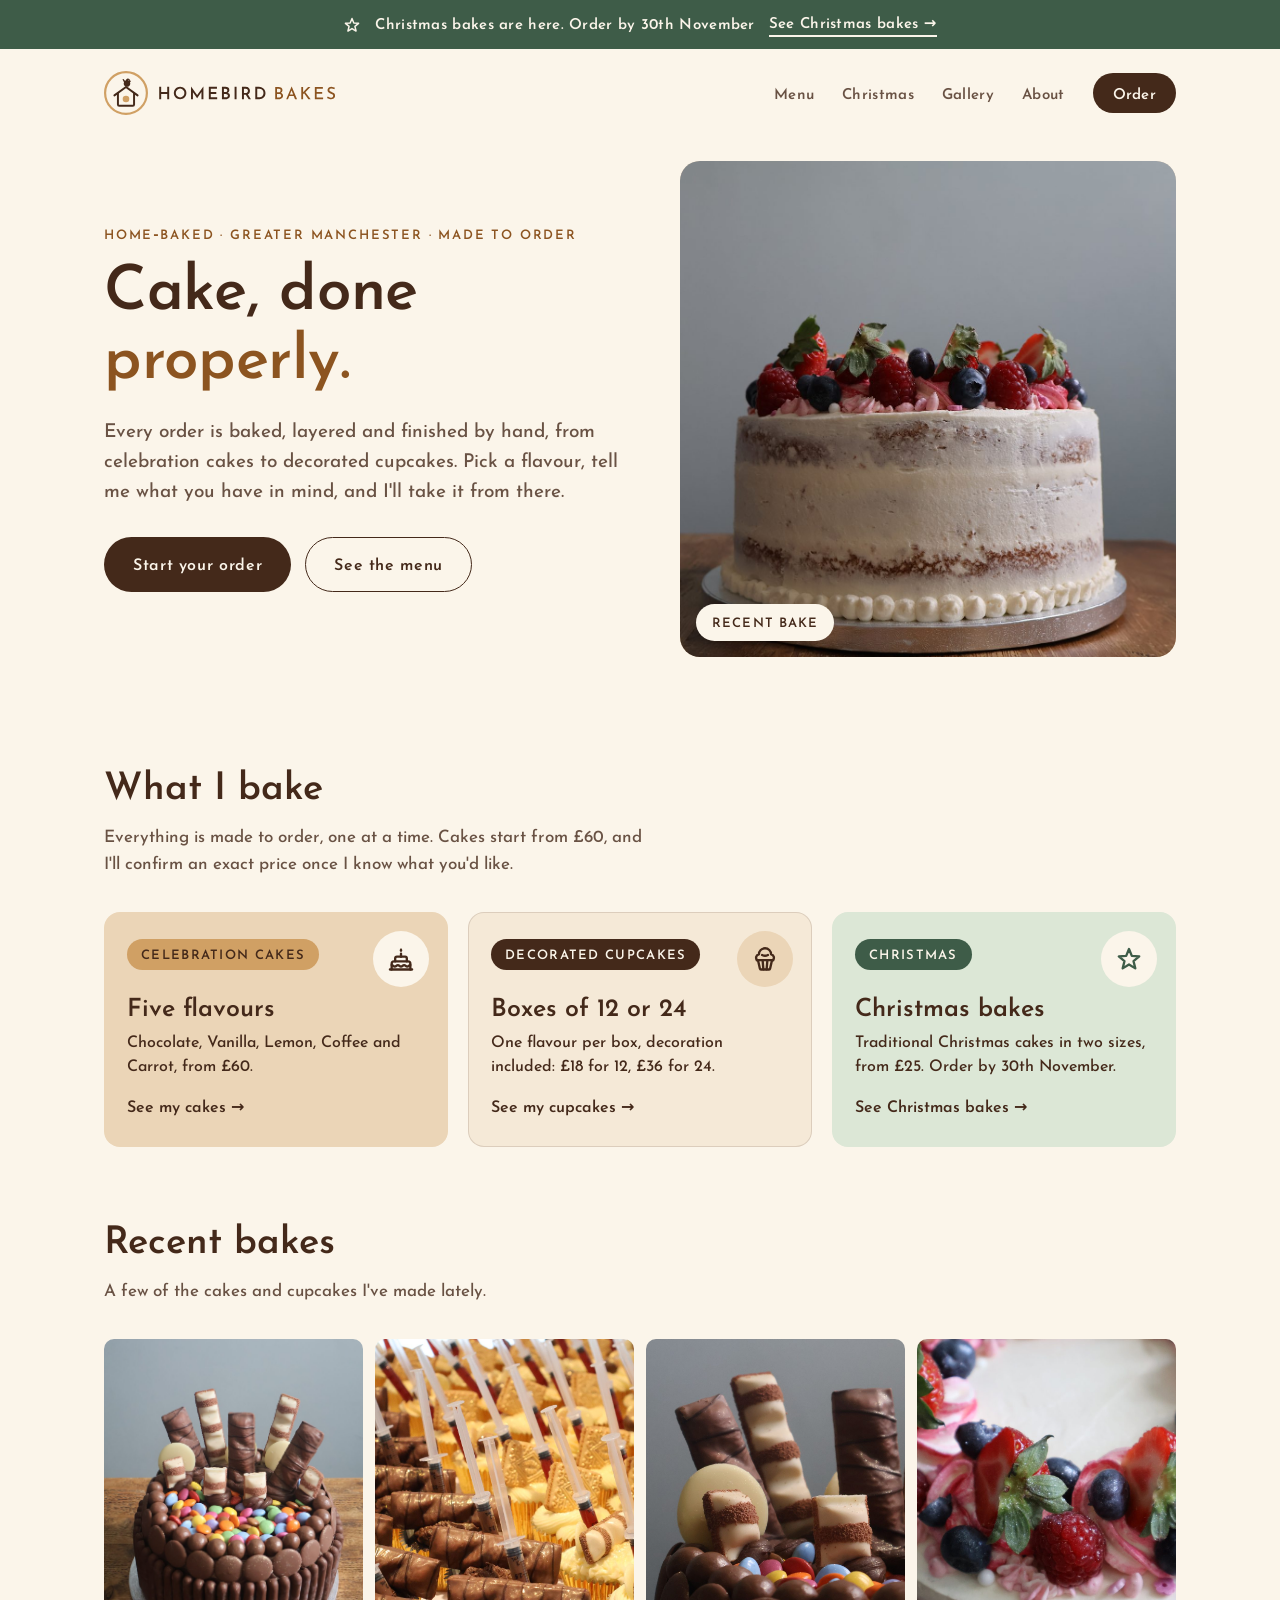
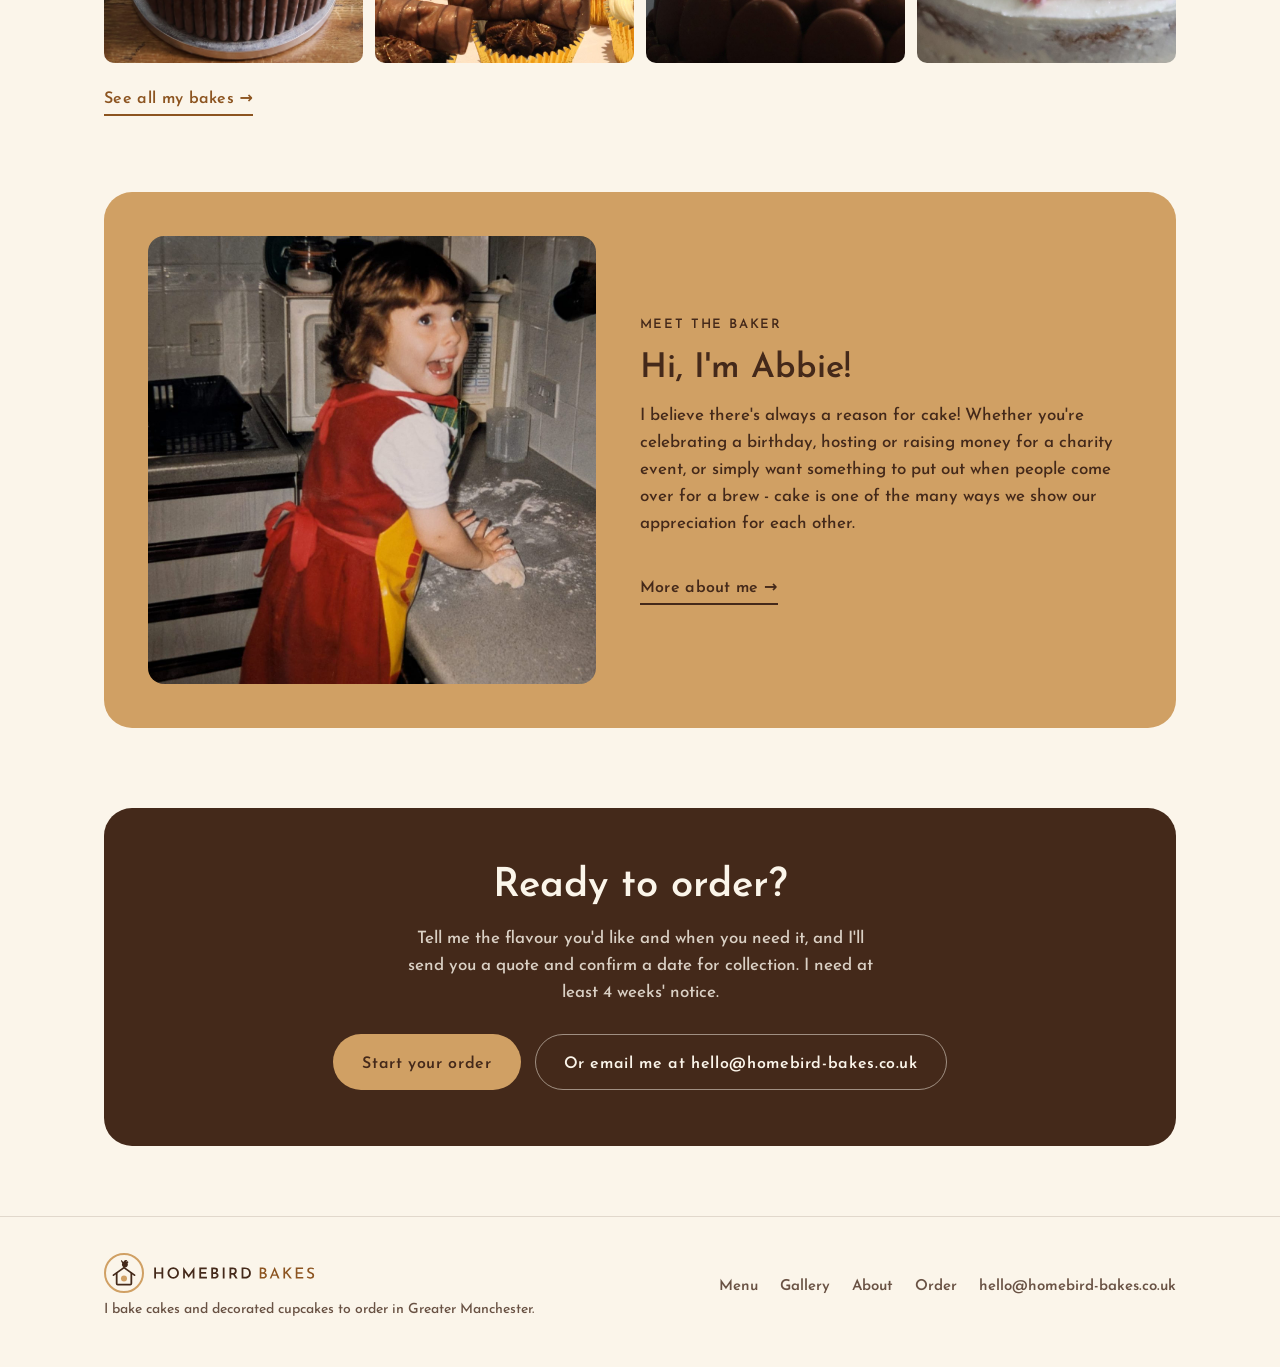
<file: index.html>
<!DOCTYPE html>
<html lang="en">
<head>
<meta charset="UTF-8">
<meta name="viewport" content="width=device-width, initial-scale=1.0">
<title>Homebird Bakes &mdash; cakes &amp; cupcakes, made to order</title>
<meta name="description" content="Home-baked celebration cakes and decorated cupcakes, made to order in Greater Manchester.">
<link rel="icon" href="favicon.svg" type="image/svg+xml">
<link rel="icon" href="favicon.ico" sizes="any">
<link rel="apple-touch-icon" href="apple-touch-icon.png">
<link rel="preconnect" href="https://fonts.googleapis.com">
<link rel="preconnect" href="https://fonts.gstatic.com" crossorigin>
<link href="https://fonts.googleapis.com/css2?family=Josefin+Sans:wght@500;600&display=swap" rel="stylesheet">
<link rel="stylesheet" href="css/style.css">
</head>
<body class="season-christmas">

<a class="season-ribbon" href="seasonal.html">
  <svg class="icon" viewBox="0 0 24 24" fill="none" stroke="currentColor" stroke-width="2" stroke-linecap="round" stroke-linejoin="round" aria-hidden="true"><path d="M12.00 3.40 L14.41 9.28 L20.75 9.76 L15.90 13.87 L17.41 20.04 L12.00 16.70 L6.59 20.04 L8.10 13.87 L3.25 9.76 L9.59 9.28Z"/></svg>
  <span>Christmas bakes are here. Order by 30th&nbsp;November</span>
  <span class="ribbon-link">See Christmas bakes &rarr;</span>
</a>

<header class="site">
  <div class="wrap nav-row">
    <a class="logo" href="index.html" aria-label="Homebird Bakes, home">
      <img src="images/logo/homebird-bakes_horizontal_light.svg" alt="Homebird Bakes" width="232" height="44">
    </a>
    <nav class="links" aria-label="Main">
      <a href="menu.html">Menu</a>
      <a href="seasonal.html" class="nav-season">Christmas</a>
      <a href="gallery.html">Gallery</a>
      <a href="about.html">About</a>
      <a href="order.html" class="nav-cta">Order</a>
    </nav>
  </div>
</header>

<main id="top">

  <section class="hero">
    <div class="wrap hero-grid">
      <div>
        <p class="eyebrow">Home&#8209;baked &middot; Greater Manchester &middot; Made to order</p>
        <h1>Cake, done <em>properly.</em></h1>
        <p class="lede">Every order is baked, layered and finished by hand, from celebration cakes to decorated cupcakes. Pick a flavour, tell me what you have in mind, and I'll take it from there.</p>
        <div class="cta-row">
          <a class="btn btn-primary" href="order.html">Start your order</a>
          <a class="btn btn-ghost" href="menu.html">See the menu</a>
        </div>
      </div>
      <div class="hero-photo">
        <img src="images/berry-cake-side.jpg" width="1600" height="1067" alt="Semi-naked sponge cake with vanilla buttercream, topped with strawberries, raspberries and blueberries, on a wooden table">
        <span class="tag">Recent bake</span>
      </div>
    </div>
  </section>

  <svg class="scallop" viewBox="0 0 1200 26" preserveAspectRatio="none" aria-hidden="true"><path d="M0,0 C25,26 75,26 100,0 C125,26 175,26 200,0 C225,26 275,26 300,0 C325,26 375,26 400,0 C425,26 475,26 500,0 C525,26 575,26 600,0 C625,26 675,26 700,0 C725,26 775,26 800,0 C825,26 875,26 900,0 C925,26 975,26 1000,0 C1025,26 1075,26 1100,0 C1125,26 1175,26 1200,0 L1200,26 L0,26 Z" fill="#F3D8DC"/></svg>

  <section class="highlights">
    <div class="wrap">
      <div class="menu-head">
        <h2>What I bake</h2>
        <p>Everything is made to order, one at a time. Cakes start from &pound;60, and I'll confirm an exact price once I know what you'd like.</p>
      </div>
      <div class="highlight-grid three">
        <a class="highlight hl-cakes" href="menu.html#cakes">
          <span class="hl-tag">Celebration cakes</span>
          <span class="hl-icon"><svg class="icon" viewBox="0 0 24 24" fill="none" stroke="currentColor" stroke-width="2" stroke-linecap="round" stroke-linejoin="round" aria-hidden="true"><path d="M2.5 21h19"/><path d="M4 21v-5a2 2 0 0 1 2-2h12a2 2 0 0 1 2 2v5"/><path d="M7 14v-2.5a1.5 1.5 0 0 1 1.5-1.5h7a1.5 1.5 0 0 1 1.5 1.5V14"/><path d="M4 17.2c1.33 0 1.33 1.3 2.67 1.3s1.33-1.3 2.66-1.3 1.34 1.3 2.67 1.3 1.33-1.3 2.67-1.3 1.33 1.3 2.66 1.3 1.34-1.3 2.67-1.3"/><path d="M12 10V7.5"/><path d="M12 2.6c1 1.1 1.4 2 .9 2.7a1.1 1.1 0 0 1-1.8 0c-.5-.7-.1-1.6.9-2.7z" fill="currentColor" stroke="none"/></svg></span>
          <div>
            <h3>Five flavours</h3>
            <p>Chocolate, Vanilla, Lemon, Coffee and Carrot, from &pound;60.</p>
            <p class="hl-link">See my cakes &rarr;</p>
          </div>
        </a>
        <a class="highlight hl-cupcakes" href="menu.html#cupcakes">
          <span class="hl-tag">Decorated cupcakes</span>
          <span class="hl-icon"><svg class="icon" viewBox="0 0 24 24" fill="none" stroke="currentColor" stroke-width="2" stroke-linecap="round" stroke-linejoin="round" aria-hidden="true"><path d="M6 13l1.6 7.2a1 1 0 0 0 1 .8h6.8a1 1 0 0 0 1-.8L18 13"/><path d="M10 13.5l.6 7.3M14 13.5l-.6 7.3"/><path d="M5 13h14"/><path d="M5.2 13A3 3 0 0 1 6.8 8a5.2 5.2 0 0 1 10.4 0 3 3 0 0 1 1.6 5"/><path d="M9.5 8.6c1.6.8 3.4.8 5 0"/></svg></span>
          <div>
            <h3>Boxes of 12 or 24</h3>
            <p>One flavour per box, decoration included: &pound;18 for 12, &pound;36 for 24.</p>
            <p class="hl-link">See my cupcakes &rarr;</p>
          </div>
        </a>
        <a class="highlight hl-season" href="seasonal.html">
          <span class="hl-tag">Christmas</span>
          <span class="hl-icon"><svg class="icon" viewBox="0 0 24 24" fill="none" stroke="currentColor" stroke-width="2" stroke-linecap="round" stroke-linejoin="round" aria-hidden="true"><path d="M12.00 3.40 L14.41 9.28 L20.75 9.76 L15.90 13.87 L17.41 20.04 L12.00 16.70 L6.59 20.04 L8.10 13.87 L3.25 9.76 L9.59 9.28Z"/></svg></span>
          <div>
            <h3>Christmas bakes</h3>
            <p>Traditional Christmas cakes in two sizes, from &pound;25. Order by 30th&nbsp;November.</p>
            <p class="hl-link">See Christmas bakes &rarr;</p>
          </div>
        </a>
      </div>
    </div>
  </section>

  <svg class="scallop" viewBox="0 0 1200 26" preserveAspectRatio="none" aria-hidden="true"><path d="M0,0 C25,26 75,26 100,0 C125,26 175,26 200,0 C225,26 275,26 300,0 C325,26 375,26 400,0 C425,26 475,26 500,0 C525,26 575,26 600,0 C625,26 675,26 700,0 C725,26 775,26 800,0 C825,26 875,26 900,0 C925,26 975,26 1000,0 C1025,26 1075,26 1100,0 C1125,26 1175,26 1200,0 L1200,26 L0,26 Z" fill="#DCE7D6"/></svg>

  <section class="teaser">
    <div class="wrap">
      <div class="menu-head">
        <h2>Recent bakes</h2>
        <p>A few of the cakes and cupcakes I've made lately.</p>
      </div>
      <div class="teaser-grid">
        <a href="gallery.html"><img src="images/kinder-smarties-cake.jpg" width="1067" height="1600" alt="Chocolate cake ringed with chocolate fingers and buttons, filled with Smarties and topped with Kinder bars" loading="lazy" decoding="async"></a>
        <a href="gallery.html"><img src="images/syringe-cupcakes-tray.jpg" width="1600" height="1067" alt="Rows of gold-cased cupcakes topped with chocolate bars and toy syringes of red sauce" loading="lazy" decoding="async"></a>
        <a href="gallery.html"><img src="images/kinder-smarties-detail.jpg" width="1400" height="1260" alt="Close-up of Kinder bars and white chocolate buttons standing in a ring of chocolate buttons filled with Smarties" loading="lazy" decoding="async"></a>
        <a href="gallery.html"><img src="images/berry-cake-detail.jpg" width="1600" height="1067" alt="Close-up of fresh strawberries, raspberries and blueberries on pink buttercream swirls" loading="lazy" decoding="async"></a>
      </div>
      <a class="section-link" href="gallery.html">See all my bakes &rarr;</a>
    </div>
  </section>

  <section class="about-teaser">
    <div class="wrap">
      <div class="about-teaser-grid">
        <img class="baker-photo" src="images/childhood-kneading.jpg" width="1200" height="1200" alt="Abbie as a little girl in a red apron, grinning over her shoulder while kneading dough on a floury worktop" loading="lazy" decoding="async">
        <div>
          <p class="eyebrow">Meet the baker</p>
          <h2>Hi, I'm Abbie!</h2>
          <p>I believe there's always a reason for cake! Whether you're celebrating a birthday, hosting or raising money for a charity event, or simply want something to put out when people come over for a brew - cake is one of the many ways we show our appreciation for each other.</p>
          <a class="section-link" href="about.html">More about me &rarr;</a>
        </div>
      </div>
    </div>
  </section>

  <section class="cta-block" id="order">
    <div class="wrap">
      <div class="cta-panel">
        <h2>Ready to order?</h2>
        <p>Tell me the flavour you'd like and when you need it, and I'll send you a quote and confirm a date for collection. I need at least 4 weeks' notice.</p>
        <div class="cta-row">
          <a class="btn btn-primary" href="order.html">Start your order</a>
          <a class="btn btn-ghost" href="mailto:hello@homebird-bakes.co.uk"><span>Or email me<span class="email-at"> at <span class="email-addr">hello@homebird-bakes.co.uk</span></span></span></a>
        </div>
      </div>
    </div>
  </section>

</main>

<footer class="site">
  <div class="wrap footer-row">
    <div class="footer-brand">
      <img class="footer-logo" src="images/logo/homebird-bakes_horizontal_light.svg" alt="Homebird Bakes" width="211" height="40">
      <p>I bake cakes and decorated cupcakes to order in Greater Manchester.</p>
    </div>
    <nav class="footer-links" aria-label="Footer">
      <a href="menu.html">Menu</a>
      <a href="gallery.html">Gallery</a>
      <a href="about.html">About</a>
      <a href="order.html">Order</a>
      <a href="mailto:hello@homebird-bakes.co.uk"><span class="email-addr">hello@homebird-bakes.co.uk</span></a>
    </nav>
  </div>
</footer>

</body>
</html>
</file>
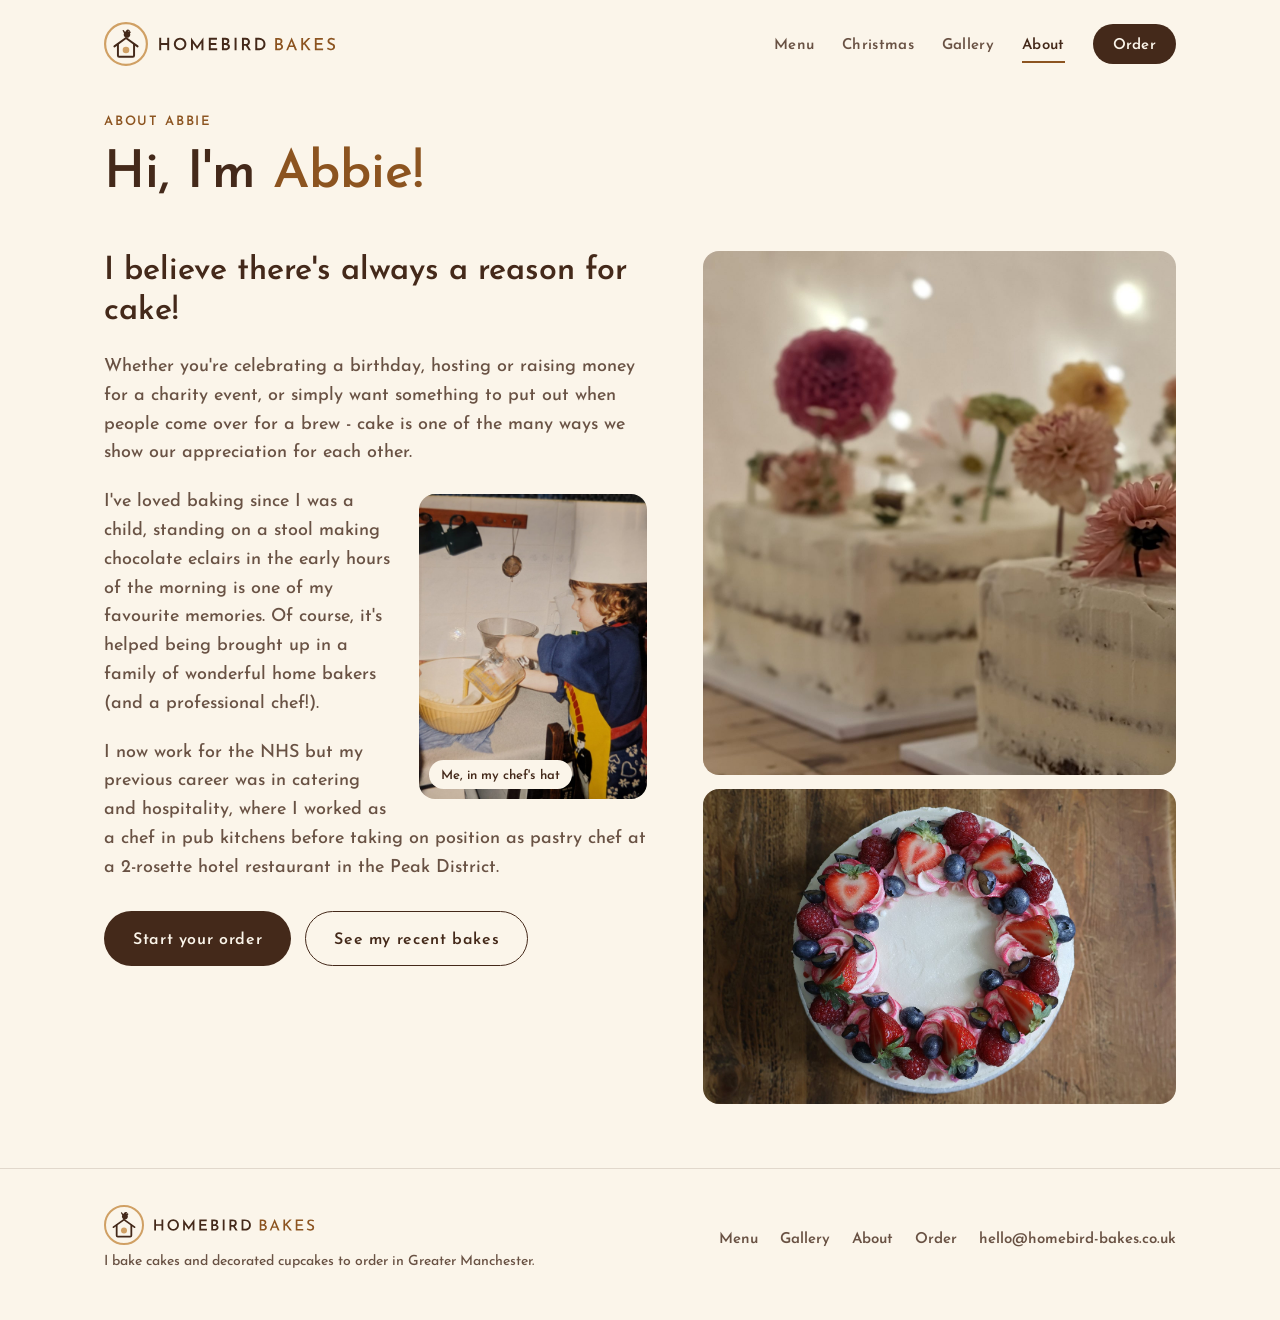
<file: about.html>
<!DOCTYPE html>
<html lang="en">
<head>
<meta charset="UTF-8">
<meta name="viewport" content="width=device-width, initial-scale=1.0">
<title>About Abbie &mdash; Homebird Bakes</title>
<meta name="description" content="Hi, I'm Abbie: a home baker and former pastry chef, baking to order in Greater Manchester as Homebird Bakes.">
<link rel="canonical" href="https://homebird-bakes.co.uk/about">
<link rel="icon" href="favicon.svg" type="image/svg+xml">
<link rel="icon" href="favicon.ico" sizes="any">
<link rel="apple-touch-icon" href="apple-touch-icon.png">
<link rel="preconnect" href="https://fonts.googleapis.com">
<link rel="preconnect" href="https://fonts.gstatic.com" crossorigin>
<link href="https://fonts.googleapis.com/css2?family=Josefin+Sans:wght@500;600&display=swap" rel="stylesheet">
<link rel="stylesheet" href="css/style.css">
</head>
<body>

<header class="site">
  <div class="wrap nav-row">
    <a class="logo" href="index.html" aria-label="Homebird Bakes, home">
      <img src="images/logo/homebird-bakes_horizontal_light.svg" alt="Homebird Bakes" width="232" height="44">
    </a>
    <nav class="links" aria-label="Main">
      <a href="menu.html">Menu</a>
      <a href="seasonal.html" class="nav-season">Christmas</a>
      <a href="gallery.html">Gallery</a>
      <a href="about.html" aria-current="page">About</a>
      <a href="order.html" class="nav-cta">Order</a>
    </nav>
  </div>
</header>

<main id="top">

  <section class="page-hero">
    <div class="wrap">
      <p class="eyebrow">About Abbie</p>
      <h1>Hi, I'm <em>Abbie!</em></h1>
    </div>
  </section>

  <section>
    <div class="wrap about-grid">
      <div class="about-copy">
        <p class="pull">I believe there's always a reason for cake!</p>
        <p>Whether you're celebrating a birthday, hosting or raising money for a charity event, or simply want something to put out when people come over for a brew - cake is one of the many ways we show our appreciation for each other.</p>
        <figure class="about-snapshot">
          <img src="images/childhood-chefs-hat.jpg" width="1200" height="1600" alt="Abbie as a little girl in a paper chef's hat and apron, standing on a chair and pouring from a measuring jug into a yellow mixing bowl" loading="lazy" decoding="async">
          <figcaption>Me, in my chef's hat</figcaption>
        </figure>
        <p>I've loved baking since I was a child, standing on a stool making chocolate eclairs in the early hours of the morning is one of my favourite memories. Of course, it's helped being brought up in a family of wonderful home bakers (and a professional chef!).</p>
        <p>I now work for the NHS but my previous career was in catering and hospitality, where I worked as a chef in pub kitchens before taking on position as pastry chef at a 2-rosette hotel restaurant in the Peak District.</p>
      </div>
      <div class="about-photos">
        <img src="images/flower-cakes.jpg" width="1262" height="1400" alt="Two semi-naked sponge cakes topped with fresh dahlias and cosmos flowers" loading="lazy" decoding="async">
        <img src="images/berry-cake-top.jpg" width="1600" height="1067" alt="Overhead view of a cake topped with a ring of strawberries, raspberries, blueberries and pink piped buttercream" loading="lazy" decoding="async">
      </div>
      <div class="cta-row about-cta">
        <a class="btn btn-primary" href="order.html">Start your order</a>
        <a class="btn btn-ghost" href="gallery.html">See my recent bakes</a>
      </div>
    </div>
  </section>

</main>

<footer class="site">
  <div class="wrap footer-row">
    <div class="footer-brand">
      <img class="footer-logo" src="images/logo/homebird-bakes_horizontal_light.svg" alt="Homebird Bakes" width="211" height="40">
      <p>I bake cakes and decorated cupcakes to order in Greater Manchester.</p>
    </div>
    <nav class="footer-links" aria-label="Footer">
      <a href="menu.html">Menu</a>
      <a href="gallery.html">Gallery</a>
      <a href="about.html">About</a>
      <a href="order.html">Order</a>
      <a href="mailto:hello@homebird-bakes.co.uk"><span class="email-addr">hello@homebird-bakes.co.uk</span></a>
    </nav>
  </div>
</footer>

</body>
</html>
</file>
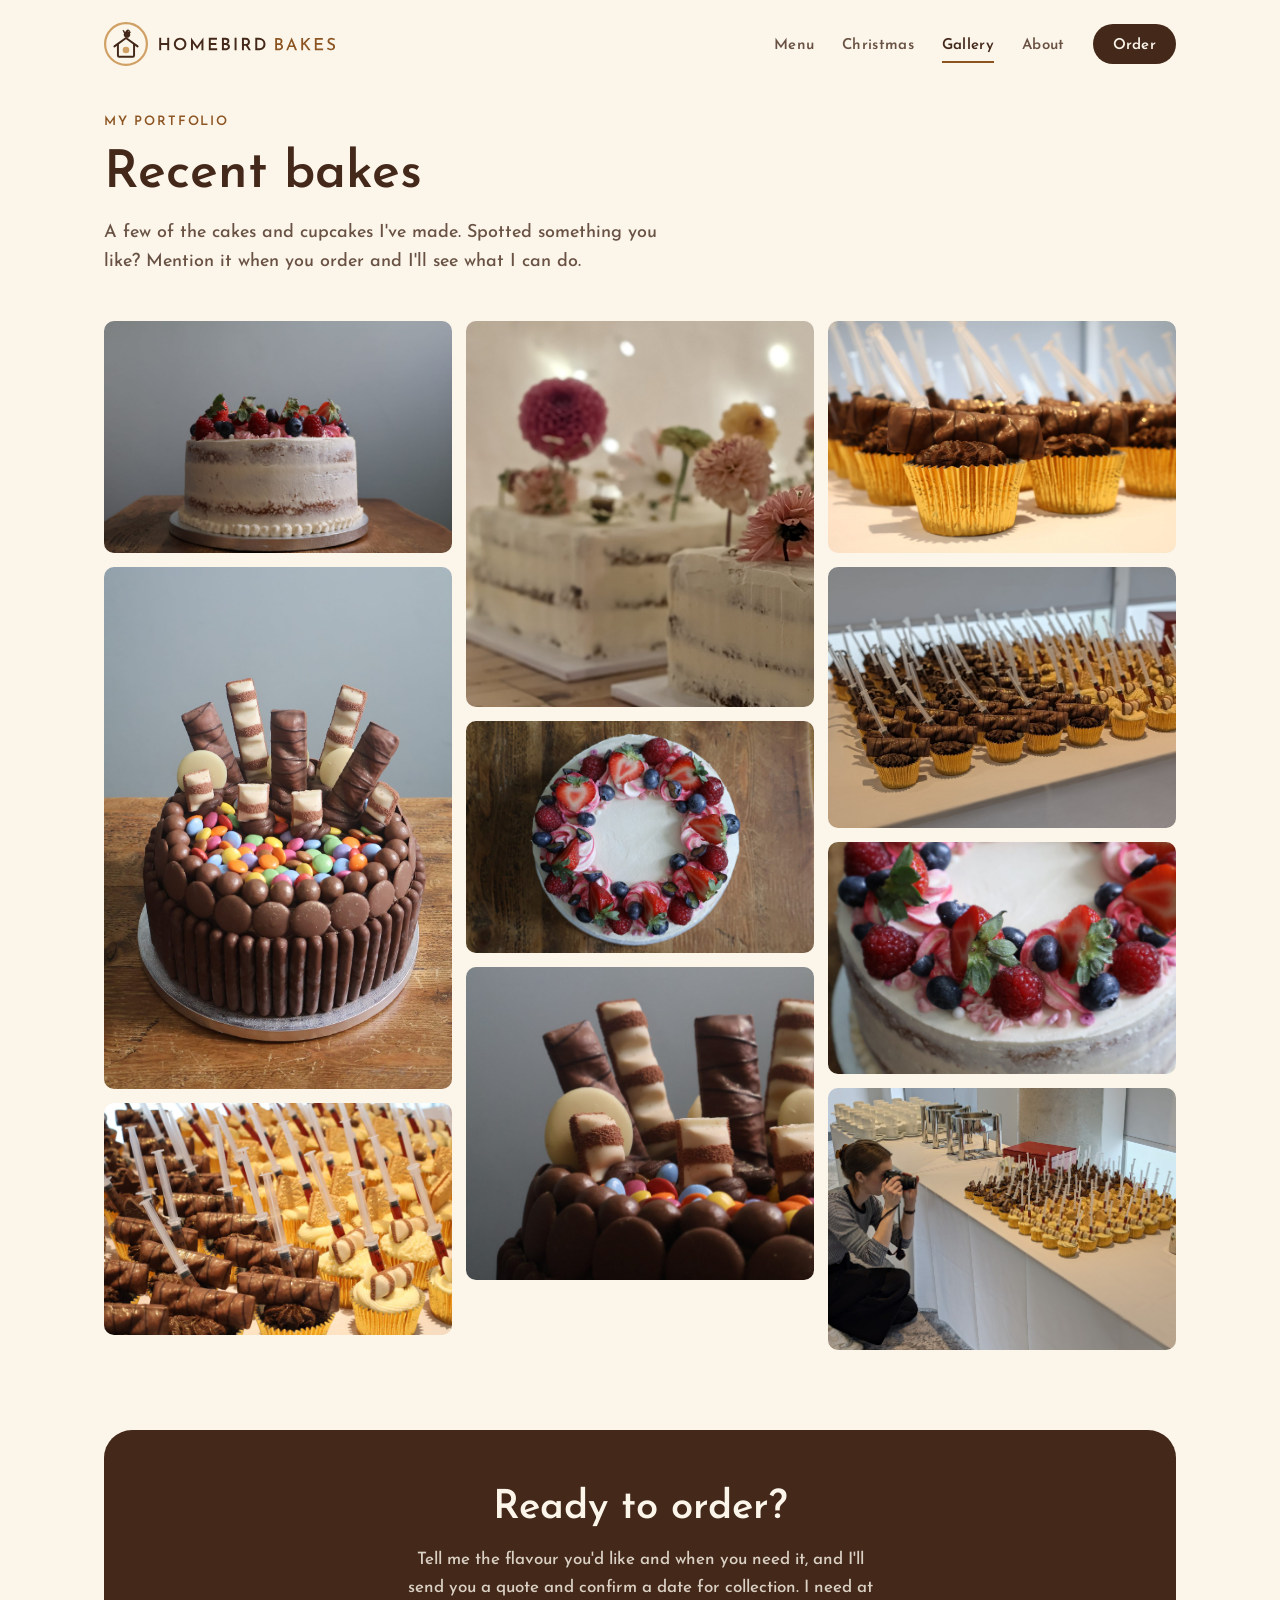
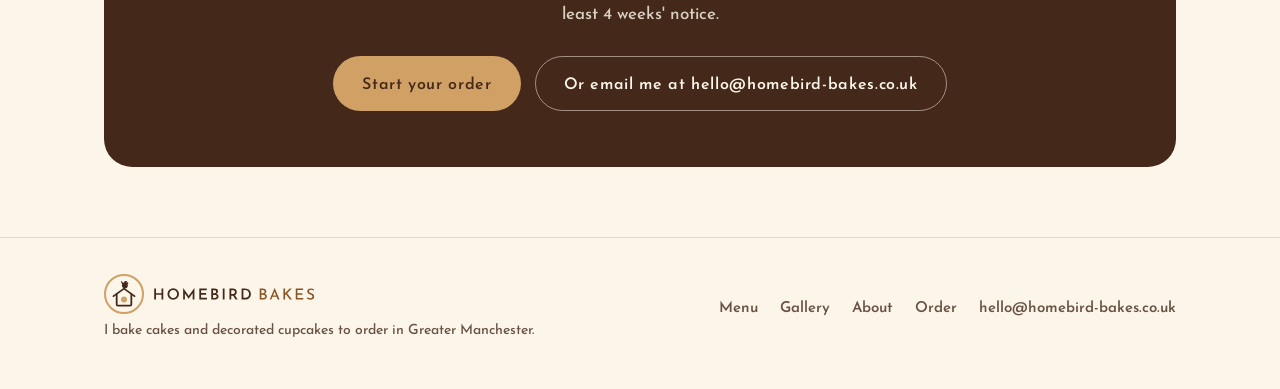
<file: gallery.html>
<!DOCTYPE html>
<html lang="en">
<head>
<meta charset="UTF-8">
<meta name="viewport" content="width=device-width, initial-scale=1.0">
<title>Recent bakes &mdash; Homebird Bakes</title>
<meta name="description" content="Photos of recent celebration cakes and cupcakes by Homebird Bakes, Greater Manchester.">
<link rel="canonical" href="https://homebird-bakes.co.uk/gallery">
<link rel="icon" href="favicon.svg" type="image/svg+xml">
<link rel="icon" href="favicon.ico" sizes="any">
<link rel="apple-touch-icon" href="apple-touch-icon.png">
<link rel="preconnect" href="https://fonts.googleapis.com">
<link rel="preconnect" href="https://fonts.gstatic.com" crossorigin>
<link href="https://fonts.googleapis.com/css2?family=Josefin+Sans:wght@500;600&display=swap" rel="stylesheet">
<link rel="stylesheet" href="css/style.css">
</head>
<body>

<header class="site">
  <div class="wrap nav-row">
    <a class="logo" href="index.html" aria-label="Homebird Bakes, home">
      <img src="images/logo/homebird-bakes_horizontal_light.svg" alt="Homebird Bakes" width="232" height="44">
    </a>
    <nav class="links" aria-label="Main">
      <a href="menu.html">Menu</a>
      <a href="seasonal.html" class="nav-season">Christmas</a>
      <a href="gallery.html" aria-current="page">Gallery</a>
      <a href="about.html">About</a>
      <a href="order.html" class="nav-cta">Order</a>
    </nav>
  </div>
</header>

<main id="top">

  <section class="page-hero">
    <div class="wrap">
      <p class="eyebrow">My portfolio</p>
      <h1>Recent bakes</h1>
      <p class="lede">A few of the cakes and cupcakes I've made. Spotted something you like? Mention it when you order and I'll see what I can do.</p>
    </div>
  </section>

  <section class="gallery">
    <div class="wrap">
      <div class="masonry">
      <figure><img src="images/berry-cake-side.jpg" width="1600" height="1067" alt="Semi-naked sponge cake with vanilla buttercream, topped with strawberries, raspberries and blueberries, on a wooden table" loading="lazy" decoding="async"></figure>
      <figure><img src="images/kinder-smarties-cake.jpg" width="1067" height="1600" alt="Chocolate cake ringed with chocolate fingers and buttons, filled with Smarties and topped with Kinder bars" loading="lazy" decoding="async"></figure>
      <figure><img src="images/syringe-cupcakes-tray.jpg" width="1600" height="1067" alt="Rows of gold-cased cupcakes topped with chocolate bars and toy syringes of red sauce" loading="lazy" decoding="async"></figure>
      <figure><img src="images/flower-cakes.jpg" width="1262" height="1400" alt="Two semi-naked sponge cakes topped with fresh dahlias and cosmos flowers" loading="lazy" decoding="async"></figure>
      <figure><img src="images/berry-cake-top.jpg" width="1600" height="1067" alt="Overhead view of a cake topped with a ring of strawberries, raspberries, blueberries and pink piped buttercream" loading="lazy" decoding="async"></figure>
      <figure><img src="images/kinder-smarties-detail.jpg" width="1400" height="1260" alt="Close-up of Kinder bars and white chocolate buttons standing in a ring of chocolate buttons filled with Smarties" loading="lazy" decoding="async"></figure>
      <figure><img src="images/syringe-cupcakes-close.jpg" width="1600" height="1067" alt="Close-up of a chocolate cupcake in a gold case with a chocolate bar and a syringe on top" loading="lazy" decoding="async"></figure>
      <figure><img src="images/syringe-cupcakes-display.jpg" width="1600" height="1202" alt="Display of novelty cupcakes with chocolate and vanilla buttercream, chocolate bars and syringes" loading="lazy" decoding="async"></figure>
      <figure><img src="images/berry-cake-detail.jpg" width="1600" height="1067" alt="Close-up of fresh strawberries, raspberries and blueberries on pink buttercream swirls" loading="lazy" decoding="async"></figure>
      <figure><img src="images/abbie-photographing-cupcakes.jpg" width="1418" height="1065" alt="Abbie crouching beside a long white-clothed table, photographing rows of cupcakes topped with chocolate bars and toy syringes" loading="lazy" decoding="async"></figure>
      </div>
    </div>
  </section>

  <section class="cta-block" id="order">
    <div class="wrap">
      <div class="cta-panel">
        <h2>Ready to order?</h2>
        <p>Tell me the flavour you'd like and when you need it, and I'll send you a quote and confirm a date for collection. I need at least 4 weeks' notice.</p>
        <div class="cta-row">
          <a class="btn btn-primary" href="order.html">Start your order</a>
          <a class="btn btn-ghost" href="mailto:hello@homebird-bakes.co.uk"><span>Or email me<span class="email-at"> at <span class="email-addr">hello@homebird-bakes.co.uk</span></span></span></a>
        </div>
      </div>
    </div>
  </section>

</main>

<footer class="site">
  <div class="wrap footer-row">
    <div class="footer-brand">
      <img class="footer-logo" src="images/logo/homebird-bakes_horizontal_light.svg" alt="Homebird Bakes" width="211" height="40">
      <p>I bake cakes and decorated cupcakes to order in Greater Manchester.</p>
    </div>
    <nav class="footer-links" aria-label="Footer">
      <a href="menu.html">Menu</a>
      <a href="gallery.html">Gallery</a>
      <a href="about.html">About</a>
      <a href="order.html">Order</a>
      <a href="mailto:hello@homebird-bakes.co.uk"><span class="email-addr">hello@homebird-bakes.co.uk</span></a>
    </nav>
  </div>
</footer>

</body>
</html>
</file>
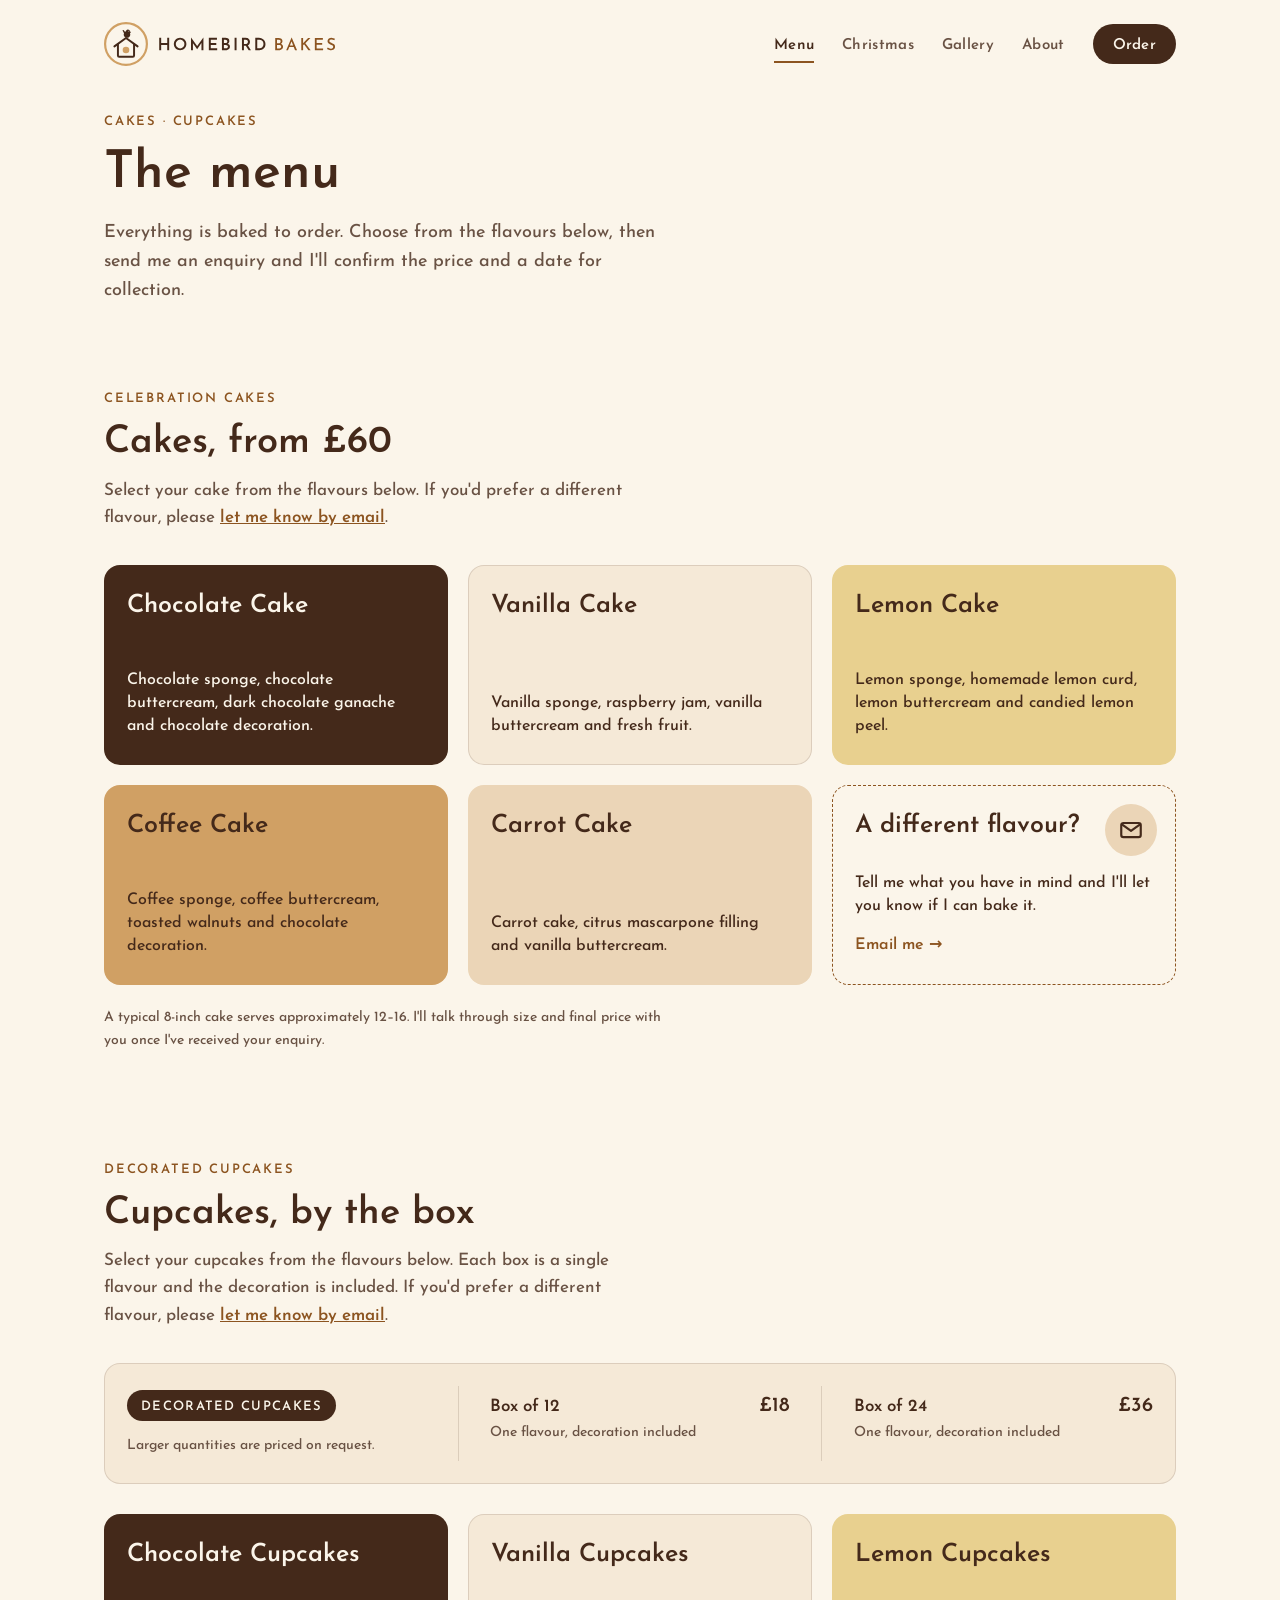
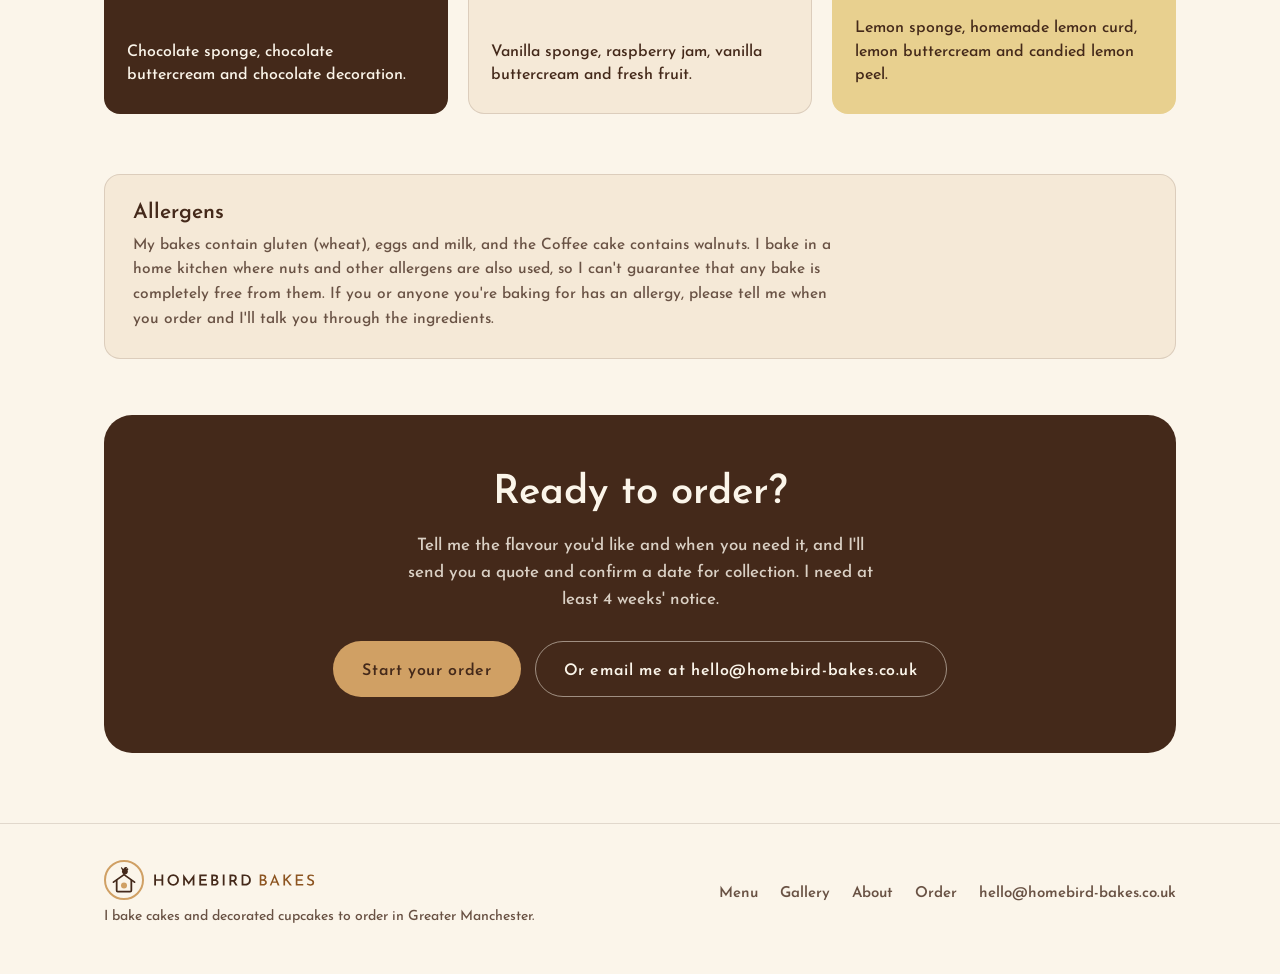
<file: menu.html>
<!DOCTYPE html>
<html lang="en">
<head>
<meta charset="UTF-8">
<meta name="viewport" content="width=device-width, initial-scale=1.0">
<title>Menu &mdash; Homebird Bakes</title>
<meta name="description" content="Cake and decorated cupcake flavours and prices from Homebird Bakes, home-baked to order in Greater Manchester.">
<link rel="canonical" href="https://homebird-bakes.co.uk/menu">
<link rel="icon" href="favicon.svg" type="image/svg+xml">
<link rel="icon" href="favicon.ico" sizes="any">
<link rel="apple-touch-icon" href="apple-touch-icon.png">
<link rel="preconnect" href="https://fonts.googleapis.com">
<link rel="preconnect" href="https://fonts.gstatic.com" crossorigin>
<link href="https://fonts.googleapis.com/css2?family=Josefin+Sans:wght@500;600&display=swap" rel="stylesheet">
<link rel="stylesheet" href="css/style.css">
</head>
<body>

<header class="site">
  <div class="wrap nav-row">
    <a class="logo" href="index.html" aria-label="Homebird Bakes, home">
      <img src="images/logo/homebird-bakes_horizontal_light.svg" alt="Homebird Bakes" width="232" height="44">
    </a>
    <nav class="links" aria-label="Main">
      <a href="menu.html" aria-current="page">Menu</a>
      <a href="seasonal.html" class="nav-season">Christmas</a>
      <a href="gallery.html">Gallery</a>
      <a href="about.html">About</a>
      <a href="order.html" class="nav-cta">Order</a>
    </nav>
  </div>
</header>

<main id="top">

  <section class="page-hero">
    <div class="wrap">
      <p class="eyebrow">Cakes &middot; Cupcakes</p>
      <h1>The menu</h1>
      <p class="lede">Everything is baked to order. Choose from the flavours below, then send me an enquiry and I'll confirm the price and a date for collection.</p>
    </div>
  </section>

  <section class="menu" id="cakes">
    <div class="wrap">
      <div class="menu-head">
        <p class="eyebrow">Celebration cakes</p>
        <h2>Cakes, from &pound;60</h2>
        <p>Select your cake from the flavours below. If you'd prefer a different flavour, please <a href="mailto:hello@homebird-bakes.co.uk">let me know by email</a>.</p>
      </div>
      <div class="flavour-grid">
        <div class="flavour-card f1">
          <h3 class="flavour-name">Chocolate Cake</h3>
          <p class="flavour-desc">Chocolate sponge, chocolate buttercream, dark chocolate ganache and chocolate decoration.</p>
        </div>
        <div class="flavour-card f2">
          <h3 class="flavour-name">Vanilla Cake</h3>
          <p class="flavour-desc">Vanilla sponge, raspberry jam, vanilla buttercream and fresh fruit.</p>
        </div>
        <div class="flavour-card f3">
          <h3 class="flavour-name">Lemon Cake</h3>
          <p class="flavour-desc">Lemon sponge, homemade lemon curd, lemon buttercream and candied lemon peel.</p>
        </div>
        <div class="flavour-card f4">
          <h3 class="flavour-name">Coffee Cake</h3>
          <p class="flavour-desc">Coffee sponge, coffee buttercream, toasted walnuts and chocolate decoration.</p>
        </div>
        <div class="flavour-card f5">
          <h3 class="flavour-name">Carrot Cake</h3>
          <p class="flavour-desc">Carrot cake, citrus mascarpone filling and vanilla buttercream.</p>
        </div>
        <a class="flavour-card f-ask" href="mailto:hello@homebird-bakes.co.uk?subject=Cake%20flavour%20request">
          <span class="ask-icon"><svg class="icon" viewBox="0 0 24 24" fill="none" stroke="currentColor" stroke-width="2" stroke-linecap="round" stroke-linejoin="round" aria-hidden="true"><path d="M5 5.5h14a2 2 0 0 1 2 2v9a2 2 0 0 1-2 2H5a2 2 0 0 1-2-2v-9a2 2 0 0 1 2-2z"/><path d="M3.6 6.8l8.4 6 8.4-6"/></svg></span>
          <h3 class="flavour-name">A different flavour?</h3>
          <div>
            <p class="flavour-desc">Tell me what you have in mind and I'll let you know if I can bake it.</p>
            <p class="ask-link">Email me &rarr;</p>
          </div>
        </a>
      </div>
      <p class="small-print">A typical 8-inch cake serves approximately 12&ndash;16. I'll talk through size and final price with you once I've received your enquiry.</p>
    </div>
  </section>

  <section class="menu" id="cupcakes">
    <div class="wrap">
      <div class="menu-head">
        <p class="eyebrow">Decorated cupcakes</p>
        <h2>Cupcakes, by the box</h2>
        <p>Select your cupcakes from the flavours below. Each box is a single flavour and the decoration is included. If you'd prefer a different flavour, please <a href="mailto:hello@homebird-bakes.co.uk">let me know by email</a>.</p>
      </div>
      <div class="menu-card cupcakes price-card">
        <span class="card-eyebrow">Decorated cupcakes</span>
        <div class="price-line">
          <div class="name">Box of 12<span>One flavour, decoration included</span></div>
          <div class="amount">&pound;18</div>
        </div>
        <div class="price-line">
          <div class="name">Box of 24<span>One flavour, decoration included</span></div>
          <div class="amount">&pound;36</div>
        </div>
        <div class="note">Larger quantities are priced on request.</div>
      </div>
      <div class="flavour-grid">
        <div class="flavour-card f1">
          <h3 class="flavour-name">Chocolate Cupcakes</h3>
          <p class="flavour-desc">Chocolate sponge, chocolate buttercream and chocolate decoration.</p>
        </div>
        <div class="flavour-card f2">
          <h3 class="flavour-name">Vanilla Cupcakes</h3>
          <p class="flavour-desc">Vanilla sponge, raspberry jam, vanilla buttercream and fresh fruit.</p>
        </div>
        <div class="flavour-card f3">
          <h3 class="flavour-name">Lemon Cupcakes</h3>
          <p class="flavour-desc">Lemon sponge, homemade lemon curd, lemon buttercream and candied lemon peel.</p>
        </div>
      </div>
    </div>
  </section>

  <section class="allergens" id="allergens">
    <div class="wrap">
      <div class="note-panel">
        <h3>Allergens</h3>
        <p>My bakes contain gluten (wheat), eggs and milk, and the Coffee cake contains walnuts. I bake in a home kitchen where nuts and other allergens are also used, so I can't guarantee that any bake is completely free from them. If you or anyone you're baking for has an allergy, please tell me when you order and I'll talk you through the ingredients.</p>
      </div>
    </div>
  </section>

  <section class="cta-block" id="order">
    <div class="wrap">
      <div class="cta-panel">
        <h2>Ready to order?</h2>
        <p>Tell me the flavour you'd like and when you need it, and I'll send you a quote and confirm a date for collection. I need at least 4 weeks' notice.</p>
        <div class="cta-row">
          <a class="btn btn-primary" href="order.html">Start your order</a>
          <a class="btn btn-ghost" href="mailto:hello@homebird-bakes.co.uk"><span>Or email me<span class="email-at"> at <span class="email-addr">hello@homebird-bakes.co.uk</span></span></span></a>
        </div>
      </div>
    </div>
  </section>

</main>

<footer class="site">
  <div class="wrap footer-row">
    <div class="footer-brand">
      <img class="footer-logo" src="images/logo/homebird-bakes_horizontal_light.svg" alt="Homebird Bakes" width="211" height="40">
      <p>I bake cakes and decorated cupcakes to order in Greater Manchester.</p>
    </div>
    <nav class="footer-links" aria-label="Footer">
      <a href="menu.html">Menu</a>
      <a href="gallery.html">Gallery</a>
      <a href="about.html">About</a>
      <a href="order.html">Order</a>
      <a href="mailto:hello@homebird-bakes.co.uk"><span class="email-addr">hello@homebird-bakes.co.uk</span></a>
    </nav>
  </div>
</footer>

</body>
</html>
</file>
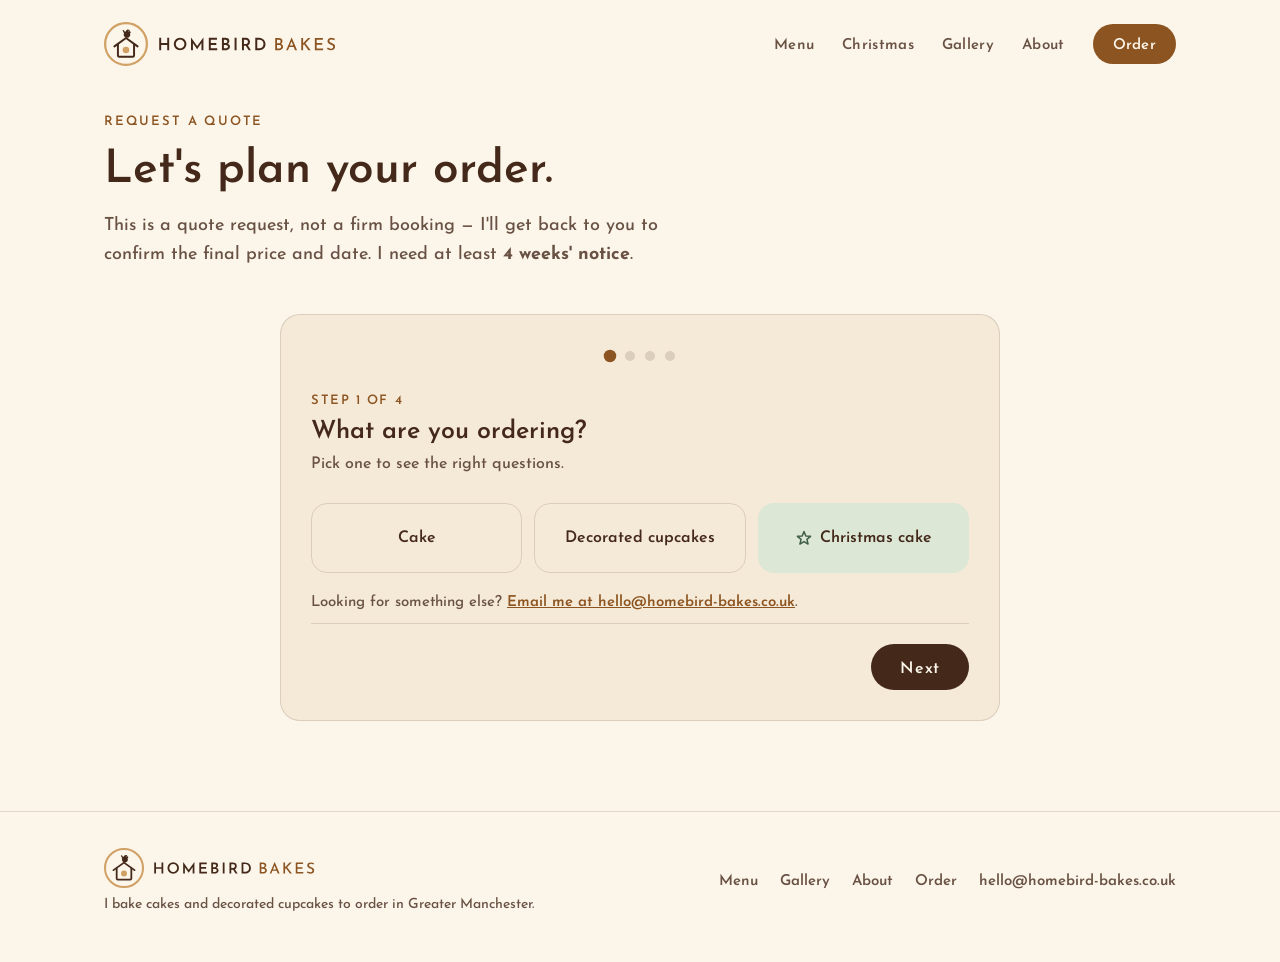
<file: order.html>
<!DOCTYPE html>
<html lang="en">
<head>
<meta charset="UTF-8">
<meta name="viewport" content="width=device-width, initial-scale=1.0">
<title>Order — Homebird Bakes</title>
<meta name="description" content="Request a quote for a cake or decorated cupcakes from Homebird Bakes. I need at least 4 weeks' notice.">
<link rel="canonical" href="https://homebird-bakes.co.uk/order">
<link rel="icon" href="favicon.svg" type="image/svg+xml">
<link rel="icon" href="favicon.ico" sizes="any">
<link rel="apple-touch-icon" href="apple-touch-icon.png">
<link rel="preconnect" href="https://fonts.googleapis.com">
<link rel="preconnect" href="https://fonts.gstatic.com" crossorigin>
<link href="https://fonts.googleapis.com/css2?family=Josefin+Sans:wght@500;600&display=swap" rel="stylesheet">
<link rel="stylesheet" href="css/style.css">
</head>
<body class="season-christmas">

<header class="site">
  <div class="wrap nav-row">
    <a class="logo" href="index.html" aria-label="Homebird Bakes, home">
      <img src="images/logo/homebird-bakes_horizontal_light.svg" alt="Homebird Bakes" width="232" height="44">
    </a>
    <nav class="links" aria-label="Main">
      <a href="menu.html">Menu</a>
      <a href="seasonal.html" class="nav-season">Christmas</a>
      <a href="gallery.html">Gallery</a>
      <a href="about.html">About</a>
      <a href="order.html" class="nav-cta" aria-current="page">Order</a>
    </nav>
  </div>
</header>

<main>
  <section class="order-hero">
    <div class="wrap">
      <p class="eyebrow">Request a quote</p>
      <h1>Let's plan your order.</h1>
      <p class="lede">This is a quote request, not a firm booking — I'll get back to you to confirm the final price and date. I need at least <strong>4 weeks' notice</strong>.</p>
    </div>
  </section>

  <section class="wizard">
    <div class="wrap">
      <div class="wizard-panel">

        <div class="progress" id="progress">
          <span class="dotstep active" data-dot="1"></span>
          <span class="dotstep" data-dot="2"></span>
          <span class="dotstep" data-dot="3"></span>
          <span class="dotstep" data-dot="4"></span>
        </div>

        <!--
          TODO (Formspree): create a free account at https://formspree.io,
          create a new form, and replace YOUR_FORM_ID below with the real
          endpoint ID (e.g. https://formspree.io/f/abcd1234). Until then,
          this form will not actually deliver submissions anywhere.
        -->
        <form id="orderForm" action="https://formspree.io/f/meaqrpwe" method="POST">
          <input type="hidden" name="_subject" value="New Homebird Bakes quote request">

          <!-- STEP 1: product type -->
          <div class="step visible" data-step="1">
            <p class="step-eyebrow">Step 1 of 4</p>
            <h2>What are you ordering?</h2>
            <p class="step-sub">Pick one to see the right questions.</p>

            <div class="tile-group three" role="radiogroup" aria-label="Product type">
              <label class="tile">
                <input type="radio" name="product-type" value="Cake" required>
                <span class="tile-card">
                  <span class="mark m1"></span>
                  <span class="tile-label">Cake</span>
                </span>
              </label>
              <label class="tile">
                <input type="radio" name="product-type" value="Cupcakes">
                <span class="tile-card">
                  <span class="mark m2"></span>
                  <span class="tile-label">Decorated cupcakes</span>
                </span>
              </label>
              <!-- Seasonal: remove out of season, along with the matching
                   product-section in step 2 and lead-note in step 3.
                   data-min-days / data-latest set the date rules for this product. -->
              <label class="tile tile-season">
                <input type="radio" name="product-type" value="Christmas cake" data-min-days="14" data-latest="12-20" data-subject="New Homebird Bakes Christmas cake request">
                <span class="tile-card">
                  <span class="tile-label"><svg class="icon" viewBox="0 0 24 24" fill="none" stroke="currentColor" stroke-width="2" stroke-linecap="round" stroke-linejoin="round" aria-hidden="true"><path d="M12.00 3.40 L14.41 9.28 L20.75 9.76 L15.90 13.87 L17.41 20.04 L12.00 16.70 L6.59 20.04 L8.10 13.87 L3.25 9.76 L9.59 9.28Z"/></svg>Christmas cake</span>
                </span>
              </label>
            </div>

            <p class="email-cta">Looking for something else? <a href="mailto:hello@homebird-bakes.co.uk">Email me at <span class="email-addr">hello@homebird-bakes.co.uk</span></a>.</p>

            <div class="step-nav">
              <span class="spacer"></span>
              <button type="button" class="btn btn-primary" data-next>Next</button>
            </div>
          </div>

          <!-- STEP 2: product-specific fields -->
          <div class="step" data-step="2">
            <p class="step-eyebrow">Step 2 of 4</p>
            <h2 id="step2-title">Tell us more</h2>
            <p class="step-sub">A few details so I can quote accurately.</p>

            <!-- CAKE fields -->
            <div class="product-section" data-product="Cake">
              <fieldset class="field">
                <legend class="field-label">Flavour</legend>
                <div class="pill-group" role="radiogroup" aria-label="Cake flavour">
                  <label class="pill"><input type="radio" name="cake-flavour" value="Chocolate Cake" required><span class="pill-face">Chocolate Cake</span></label>
                  <label class="pill"><input type="radio" name="cake-flavour" value="Vanilla Cake"><span class="pill-face">Vanilla Cake</span></label>
                  <label class="pill"><input type="radio" name="cake-flavour" value="Lemon Cake"><span class="pill-face">Lemon Cake</span></label>
                  <label class="pill"><input type="radio" name="cake-flavour" value="Coffee Cake"><span class="pill-face">Coffee Cake</span></label>
                  <label class="pill"><input type="radio" name="cake-flavour" value="Carrot Cake"><span class="pill-face">Carrot Cake</span></label>
                </div>
                <p class="hint">See the <a href="menu.html#cakes">menu</a> for what's in each flavour.</p>
              </fieldset>
              <p class="quote-note">Cakes start from &pound;60. A typical 8-inch cake serves approximately 12&ndash;16. Once I have your enquiry, I'll talk through size and price with you.</p>
            </div>

            <!-- CUPCAKE fields -->
            <div class="product-section" data-product="Cupcakes">
              <fieldset class="field">
                <legend class="field-label">Box size</legend>
                <div class="pill-group" role="radiogroup" aria-label="Cupcake box size">
                  <label class="pill"><input type="radio" name="cupcake-size" value="Box of 12 (&pound;18)" required><span class="pill-face">Box of 12 &mdash; &pound;18</span></label>
                  <label class="pill"><input type="radio" name="cupcake-size" value="Box of 24 (&pound;36)"><span class="pill-face">Box of 24 &mdash; &pound;36</span></label>
                </div>
              </fieldset>
              <fieldset class="field">
                <legend class="field-label">Flavour</legend>
                <div class="pill-group" role="radiogroup" aria-label="Cupcake flavour">
                  <label class="pill"><input type="radio" name="cupcake-flavour" value="Chocolate Cupcake" required><span class="pill-face">Chocolate Cupcake</span></label>
                  <label class="pill"><input type="radio" name="cupcake-flavour" value="Vanilla Cupcake"><span class="pill-face">Vanilla Cupcake</span></label>
                  <label class="pill"><input type="radio" name="cupcake-flavour" value="Lemon Cupcake"><span class="pill-face">Lemon Cupcake</span></label>
                </div>
                <p class="hint">Each box is a single flavour and the decoration is included. See the <a href="menu.html#cupcakes">menu</a> for what's in each flavour.</p>
              </fieldset>
              <p class="quote-note">Need more than 24? Larger quantities are priced on request &mdash; just let me know in the notes on the next step.</p>
            </div>

            <!-- CHRISTMAS CAKE fields (seasonal) -->
            <div class="product-section section-season" data-product="Christmas cake">
              <fieldset class="field">
                <legend class="field-label">Size</legend>
                <div class="pill-group" role="radiogroup" aria-label="Christmas cake size">
                  <label class="pill"><input type="radio" name="christmas-size" value="6x6 inches (&pound;25)" required><span class="pill-face">6x6 inches &mdash; &pound;25</span></label>
                  <label class="pill"><input type="radio" name="christmas-size" value="8x8 inches (&pound;40)"><span class="pill-face">8x8 inches &mdash; &pound;40</span></label>                </div>
                <p class="hint">See the <a href="seasonal.html#menu">Christmas menu</a> for how many each size serves.</p>
              </fieldset>
              <p class="quote-note">I decorate my Christmas cakes with a traditional layer of marzipan and icing, and if you prefer yours booze and/or nut-free that can be arranged. Just add a note to your order.</p>
            </div>

            <p class="email-cta">Can't see what you're after? <a href="mailto:hello@homebird-bakes.co.uk">Email me at <span class="email-addr">hello@homebird-bakes.co.uk</span></a> and we'll sort something out.</p>

            <div class="step-nav">
              <button type="button" class="btn-plain" data-back>Back</button>
              <span class="spacer"></span>
              <button type="button" class="btn btn-primary" data-next>Next</button>
            </div>
          </div>

          <!-- STEP 3: date + contact -->
          <div class="step" data-step="3">
            <p class="step-eyebrow">Step 3 of 4</p>
            <h2>When &amp; who</h2>
            <p class="step-sub">So I can check availability and get back to you.</p>

            <!-- One lead note shows at a time: the one whose data-product matches
                 the step 1 choice, otherwise data-product="default". -->
            <div class="lead-note" data-product="default">
              <svg class="icon" viewBox="0 0 24 24" fill="none" stroke="currentColor" stroke-width="2" stroke-linecap="round" stroke-linejoin="round" aria-hidden="true"><circle cx="12" cy="12" r="9"/><path d="M12 7v5l3.2 2"/></svg>
              <span>I need at least <strong>4 weeks' notice</strong>. The date field below won't let you pick anything sooner — treat it as when you'd like it ready for collection.</span>
            </div>
            <div class="lead-note lead-season" data-product="Christmas cake" hidden>
              <svg class="icon" viewBox="0 0 24 24" fill="none" stroke="currentColor" stroke-width="2" stroke-linecap="round" stroke-linejoin="round" aria-hidden="true"><path d="M12.00 3.40 L14.41 9.28 L20.75 9.76 L15.90 13.87 L17.41 20.04 L12.00 16.70 L6.59 20.04 L8.10 13.87 L3.25 9.76 L9.59 9.28Z"/></svg>
              <span>Christmas is a very busy time of year, and while I love baking, I only have one pair of hands and a small kitchen, so may not be able to accommodate every request.</span>
            </div>

            <div class="field">
              <label class="field-label" for="date-needed">Date needed for collection</label>
              <input type="date" id="date-needed" name="date-needed" required>
              <p class="hint" id="date-hint"></p>
            </div>

            <div class="field">
              <label class="field-label" for="full-name">Your name</label>
              <input type="text" id="full-name" name="full-name" required>
            </div>

            <div class="field">
              <label class="field-label" for="email">Email</label>
              <input type="email" id="email" name="email" required>
            </div>

            <div class="field">
              <label class="field-label" for="phone">Phone (optional)</label>
              <input type="tel" id="phone" name="phone">
            </div>

            <div class="field">
              <label class="field-label" for="notes">Allergies or anything else I should know</label>
              <textarea id="notes" name="notes" placeholder="Optional"></textarea>
              <p class="hint">Allergen information is on the <a href="menu.html#allergens">menu page</a>.</p>
            </div>

            <div class="step-nav">
              <button type="button" class="btn-plain" data-back>Back</button>
              <span class="spacer"></span>
              <button type="button" class="btn btn-primary" data-next>Review</button>
            </div>
          </div>

          <!-- STEP 4: review + submit -->
          <div class="step" data-step="4">
            <p class="step-eyebrow">Step 4 of 4</p>
            <h2>Review &amp; send</h2>
            <p class="step-sub">Check the details below, then send the request through.</p>

            <ul class="review-list" id="reviewList"></ul>

            <div class="quote-note">
              This is a quote request. I'll reply by email to confirm the final price, availability and collection details.
            </div>

            <p class="form-error" id="formError" role="alert" hidden>Sorry, something went wrong sending that. Please try again, or email me at <a href="mailto:hello@homebird-bakes.co.uk"><span class="email-addr">hello@homebird-bakes.co.uk</span></a>.</p>

            <div class="step-nav">
              <button type="button" class="btn-plain" data-back>Back</button>
              <span class="spacer"></span>
              <button type="submit" class="btn btn-primary">Send quote request</button>
            </div>
          </div>

        </form>
      </div>
    </div>
  </section>
</main>

<footer class="site">
  <div class="wrap footer-row">
    <div class="footer-brand">
      <img class="footer-logo" src="images/logo/homebird-bakes_horizontal_light.svg" alt="Homebird Bakes" width="211" height="40">
      <p>I bake cakes and decorated cupcakes to order in Greater Manchester.</p>
    </div>
    <nav class="footer-links" aria-label="Footer">
      <a href="menu.html">Menu</a>
      <a href="gallery.html">Gallery</a>
      <a href="about.html">About</a>
      <a href="order.html">Order</a>
      <a href="mailto:hello@homebird-bakes.co.uk"><span class="email-addr">hello@homebird-bakes.co.uk</span></a>
    </nav>
  </div>
</footer>

<script>
(function(){
  const form = document.getElementById('orderForm');
  const steps = Array.from(form.querySelectorAll('.step'));
  const dots = Array.from(document.querySelectorAll('.dotstep'));
  let current = 1;

  // ---- date rules: 4 weeks' notice by default; a product's step 1 radio can
  //      override with data-min-days and data-latest ("MM-DD", e.g. 12-24) ----
  const dateInput = document.getElementById('date-needed');
  const dateHint = document.getElementById('date-hint');
  function isoDate(d){
    return d.getFullYear() + '-' + String(d.getMonth() + 1).padStart(2, '0') + '-' + String(d.getDate()).padStart(2, '0');
  }
  function readableDate(d){
    return d.toLocaleDateString('en-GB', { day:'numeric', month:'long', year:'numeric' });
  }
  function setDateRules(radio){
    const minDays = radio && radio.dataset.minDays ? Number(radio.dataset.minDays) : 28;
    const today = new Date();
    today.setHours(0, 0, 0, 0);
    const earliest = new Date(today);
    earliest.setDate(earliest.getDate() + minDays);
    dateInput.min = isoDate(earliest);
    let latest = null;
    if (radio && radio.dataset.latest) {
      // this year's date, or next year's once it has passed (e.g. 02-14 seen in December)
      const [mm, dd] = radio.dataset.latest.split('-').map(Number);
      latest = new Date(today.getFullYear(), mm - 1, dd);
      if (latest < today) latest.setFullYear(latest.getFullYear() + 1);
    }
    if (latest) {
      dateInput.max = isoDate(latest);
      // once the notice period runs past the last date, min > max and no date is valid
      dateHint.textContent = earliest > latest
        ? 'Sorry, there are no collection dates left. Please email me to ask.'
        : earliest.getTime() === latest.getTime()
          ? 'The last collection date is ' + readableDate(latest) + '.'
          : 'Choose a date between ' + readableDate(earliest) + ' and ' + readableDate(latest) + '.';
    } else {
      dateInput.removeAttribute('max');
      dateHint.textContent = 'Earliest available date: ' + readableDate(earliest);
    }
    dateRange = { earliest, latest };
    checkDate();
  }

  // The browser's own "Value must be … or later/earlier" message writes the date
  // in its own format (often US, mm/dd/yyyy), so out-of-range dates get our own
  // message with UK dates instead, worded like the hint under the box.
  let dateRange = null;
  function checkDate(){
    dateInput.setCustomValidity('');
    if (!dateRange) return;
    const { earliest, latest } = dateRange;
    const v = dateInput.validity;
    let msg = '';
    if (latest && earliest > latest) {
      msg = 'Sorry, there are no collection dates left. Please email me to ask.';
    } else if (v.rangeUnderflow || v.rangeOverflow) {
      msg = !latest
        ? 'The earliest available date is ' + readableDate(earliest) + '.'
        : earliest.getTime() === latest.getTime()
          ? 'The last collection date is ' + readableDate(latest) + '.'
          : 'Please choose a date between ' + readableDate(earliest) + ' and ' + readableDate(latest) + '.';
    }
    dateInput.setCustomValidity(msg);
  }
  dateInput.addEventListener('input', checkDate);
  dateInput.addEventListener('change', checkDate);
  setDateRules(null);

  // ---- product type -> reveal the right field group ----
  const productRadios = form.querySelectorAll('input[name="product-type"]');
  const productSections = form.querySelectorAll('.product-section');
  const step2Title = document.getElementById('step2-title');

  function setRequiredWithin(container, on){
    container.querySelectorAll('input, select, textarea').forEach(el => {
      if (el.dataset.alwaysOptional) return;
    });
  }

  const leadNotes = form.querySelectorAll('.lead-note[data-product]');
  const subjectInput = form.querySelector('input[name="_subject"]');
  const defaultSubject = subjectInput.value;

  function showProduct(value){
    const radio = form.querySelector('input[name="product-type"]:checked');
    setDateRules(radio);
    subjectInput.value = (radio && radio.dataset.subject) || defaultSubject;
    const hasOwnNote = Array.from(leadNotes).some(n => n.dataset.product === value);
    leadNotes.forEach(n => { n.hidden = n.dataset.product !== (hasOwnNote ? value : 'default'); });
    productSections.forEach(sec => {
      const active = sec.dataset.product === value;
      sec.classList.toggle('visible', active);
      // disabled inputs are skipped by validation and not submitted, so the
      // product that isn't being ordered can't block or pollute the request
      sec.querySelectorAll('input, select, textarea').forEach(el => { el.disabled = !active; });
    });
    if (value) step2Title.textContent = value + ' details';
  }

  productRadios.forEach(r => {
    r.addEventListener('change', () => showProduct(r.value));
  });
  // Links can preselect a product, e.g. order.html?bake=christmas picks the
  // option whose value starts with "Christmas" (used by the seasonal page).
  const wanted = new URLSearchParams(window.location.search).get('bake');
  const preselect = wanted && Array.from(productRadios).find(r => r.value.toLowerCase().startsWith(wanted.toLowerCase()));
  if (preselect) {
    preselect.checked = true;
    showProduct(preselect.value);
  } else {
    showProduct('');
  }

  // ---- step navigation ----
  function isVisible(el){
    return !!(el.offsetWidth || el.offsetHeight || el.getClientRects().length);
  }

  function validateStep(stepEl){
    const fields = stepEl.querySelectorAll('input, textarea, select');
    for (const f of fields) {
      if (!isVisible(f)) continue;
      if (!f.checkValidity()) {
        f.reportValidity();
        return false;
      }
    }
    return true;
  }

  function goTo(n){
    steps.forEach(s => s.classList.toggle('visible', Number(s.dataset.step) === n));
    dots.forEach(d => {
      const dn = Number(d.dataset.dot);
      d.classList.toggle('active', dn === n);
      d.classList.toggle('done', dn < n);
    });
    current = n;
    if (n === 4) buildReview();
    document.querySelector('.wizard-panel').scrollIntoView({ behavior: 'smooth', block: 'start' });
  }

  form.querySelectorAll('[data-next]').forEach(btn => {
    btn.addEventListener('click', () => {
      const stepEl = steps.find(s => Number(s.dataset.step) === current);
      if (!validateStep(stepEl)) return;
      goTo(current + 1);
    });
  });

  form.querySelectorAll('[data-back]').forEach(btn => {
    btn.addEventListener('click', () => goTo(current - 1));
  });

  // prevent Enter key from submitting early
  form.addEventListener('keydown', (e) => {
    if (e.key === 'Enter' && current < 4 && e.target.tagName !== 'TEXTAREA') {
      e.preventDefault();
    }
  });

  // ---- build review summary ----
  function val(name){
    const el = form.querySelector(`[name="${name}"]:checked`) || form.querySelector(`[name="${name}"]`);
    if (!el) return '';
    if (el.type === 'radio') {
      const checked = form.querySelector(`[name="${name}"]:checked`);
      return checked ? checked.value : '';
    }
    return el.value;
  }

  function addRow(list, label, value){
    if (!value) return;
    const li = document.createElement('li');
    li.innerHTML = `<span class="r-label">${label}</span><span class="r-value"></span>`;
    li.querySelector('.r-value').textContent = value;
    list.appendChild(li);
  }

  function buildReview(){
    const list = document.getElementById('reviewList');
    list.innerHTML = '';
    const product = val('product-type');
    addRow(list, 'Ordering', product);

    if (product === 'Cake') {
      addRow(list, 'Flavour', val('cake-flavour'));
    } else if (product === 'Cupcakes') {
      addRow(list, 'Box size', val('cupcake-size'));
      addRow(list, 'Flavour', val('cupcake-flavour'));
    } else if (product === 'Christmas cake') {
      addRow(list, 'Size', val('christmas-size'));
    }

    const dateVal = document.getElementById('date-needed').value;
    if (dateVal) {
      const d = new Date(dateVal + 'T00:00:00');
      addRow(list, 'Needed for', d.toLocaleDateString('en-GB', { day:'numeric', month:'long', year:'numeric' }));
    }
    addRow(list, 'Name', val('full-name'));
    addRow(list, 'Email', val('email'));
    addRow(list, 'Phone', val('phone'));
    addRow(list, 'Notes', val('notes'));
  }
  // ---- send without leaving the page, then show the thank-you page ----
  form.addEventListener('submit', async (e) => {
    e.preventDefault();
    const btn = form.querySelector('button[type="submit"]');
    const err = document.getElementById('formError');
    const label = btn.textContent;
    err.hidden = true;
    btn.disabled = true;
    btn.textContent = 'Sending\u2026';
    // date inputs always submit yyyy-mm-dd; send it UK style (dd-mm-yyyy)
    const data = new FormData(form);
    const needed = data.get('date-needed');
    if (needed) data.set('date-needed', needed.split('-').reverse().join('-'));
    try {
      const res = await fetch(form.action, {
        method: 'POST',
        body: data,
        headers: { 'Accept': 'application/json' }
      });
      if (!res.ok) throw new Error('Send failed: ' + res.status);
      window.location.href = 'thanks.html';
    } catch (ex) {
      err.hidden = false;
      btn.disabled = false;
      btn.textContent = label;
    }
  });
})();
</script>

</body>
</html>
</file>
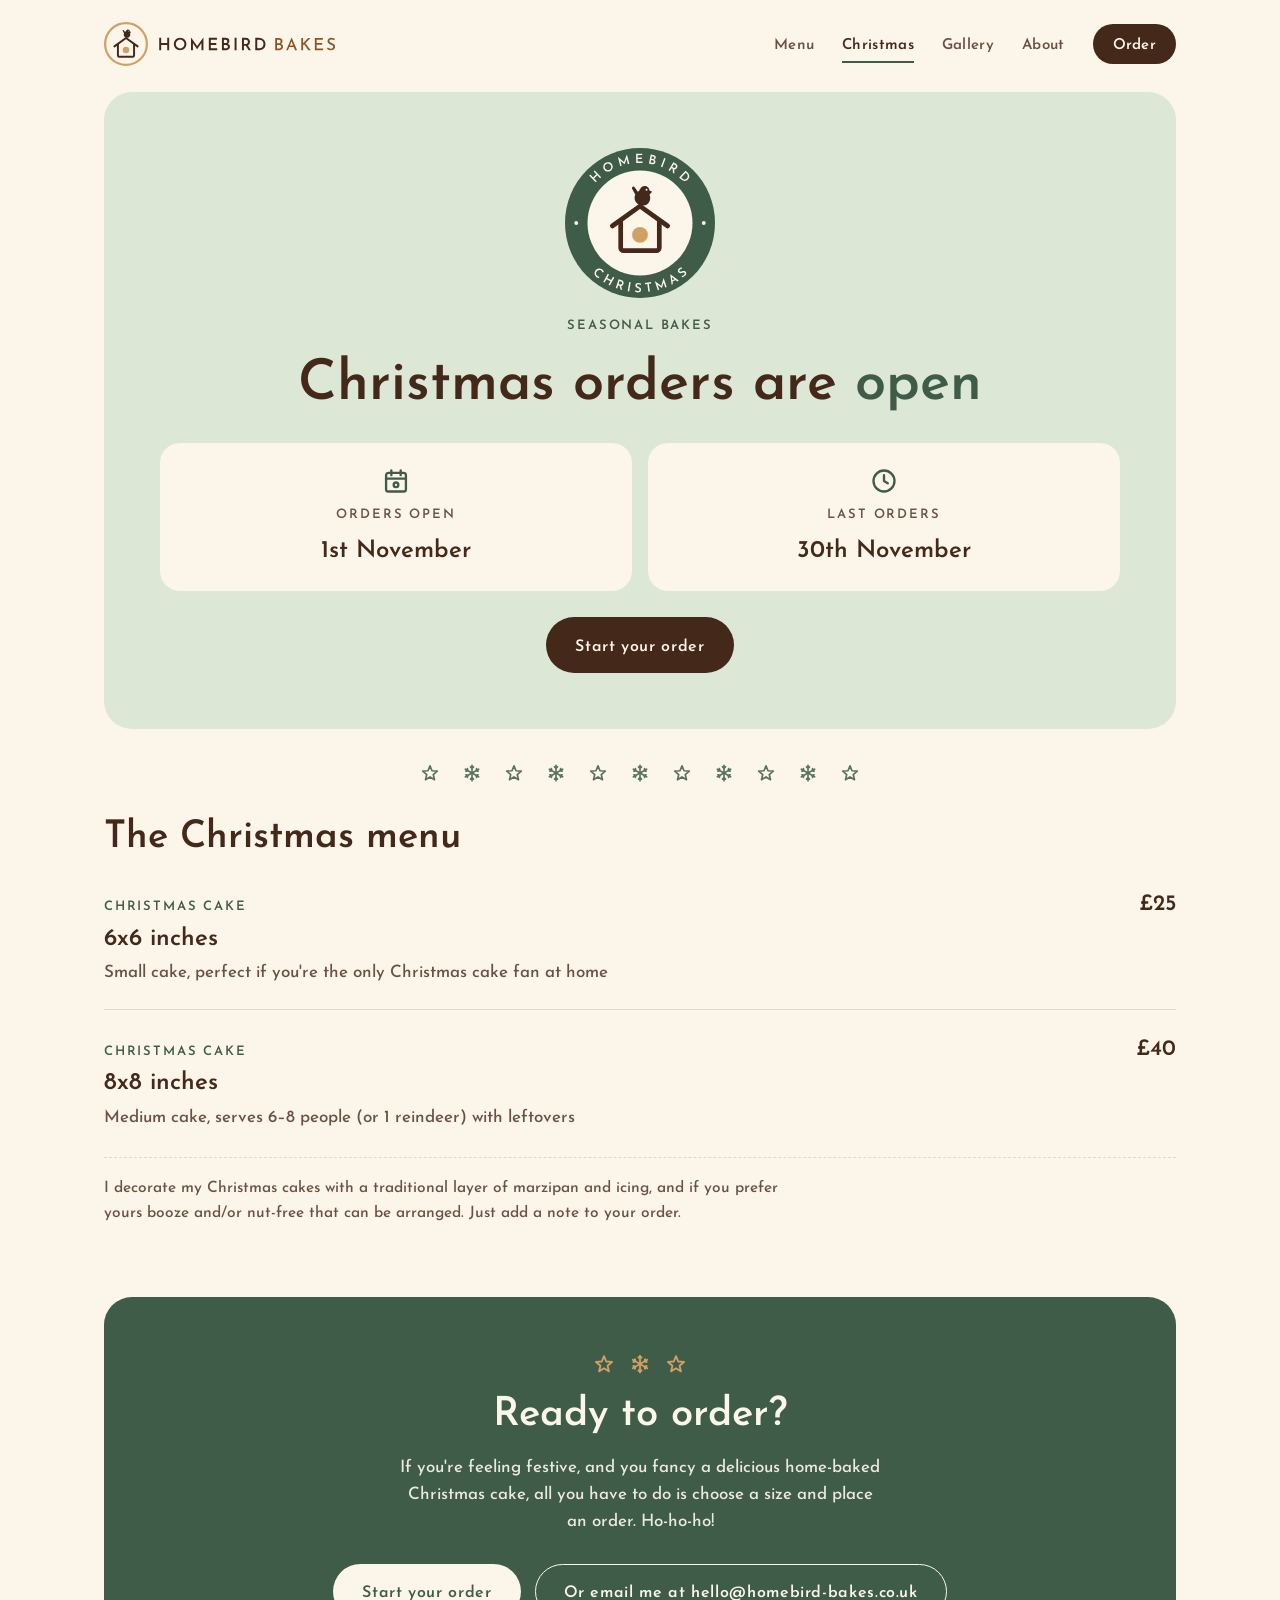
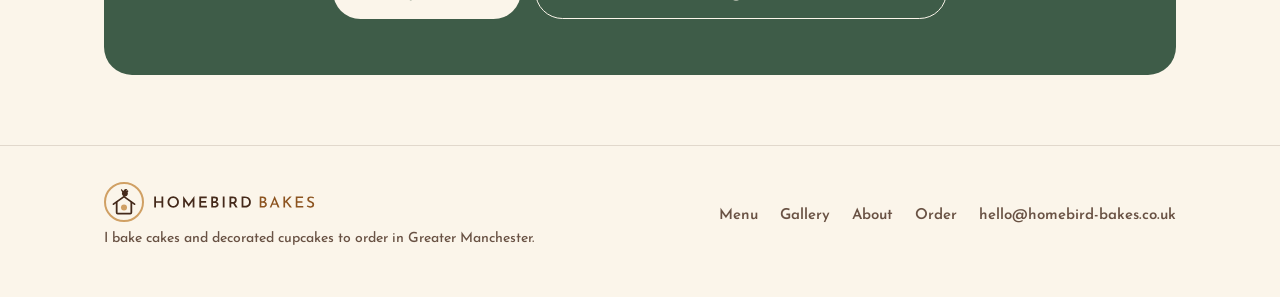
<file: seasonal.html>
<!DOCTYPE html>
<html lang="en">
<head>
<meta charset="UTF-8">
<meta name="viewport" content="width=device-width, initial-scale=1.0">
<title>Christmas bakes &mdash; Homebird Bakes</title>
<meta name="description" content="Traditional Christmas cakes from Homebird Bakes, home-baked to order in Greater Manchester. Last orders 30th November.">
<link rel="icon" href="favicon.svg" type="image/svg+xml">
<link rel="icon" href="favicon.ico" sizes="any">
<link rel="apple-touch-icon" href="apple-touch-icon.png">
<link rel="preconnect" href="https://fonts.googleapis.com">
<link rel="preconnect" href="https://fonts.gstatic.com" crossorigin>
<link href="https://fonts.googleapis.com/css2?family=Josefin+Sans:wght@500;600&display=swap" rel="stylesheet">
<link rel="stylesheet" href="css/style.css">
</head>
<body class="season-christmas">

<header class="site">
  <div class="wrap nav-row">
    <a class="logo" href="index.html" aria-label="Homebird Bakes, home">
      <img src="images/logo/homebird-bakes_horizontal_light.svg" alt="Homebird Bakes" width="232" height="44">
    </a>
    <nav class="links" aria-label="Main">
      <a href="menu.html">Menu</a>
      <a href="seasonal.html" class="nav-season" aria-current="page">Christmas</a>
      <a href="gallery.html">Gallery</a>
      <a href="about.html">About</a>
      <a href="order.html" class="nav-cta">Order</a>
    </nav>
  </div>
</header>

<main id="top">

  <div class="wrap">
    <section class="season-hero">
      <img class="season-seal" src="images/seasonal/seal-christmas.svg" alt="" width="150" height="150">
      <p class="eyebrow">Seasonal bakes</p>
      <h1>Christmas orders are <em>open</em></h1>
      <div class="date-cards">
          <div class="date-card">
            <svg class="icon" viewBox="0 0 24 24" fill="none" stroke="currentColor" stroke-width="2" stroke-linecap="round" stroke-linejoin="round" aria-hidden="true"><path d="M5.5 5h13a2 2 0 0 1 2 2v12a2 2 0 0 1-2 2h-13a2 2 0 0 1-2-2V7a2 2 0 0 1 2-2z"/><path d="M3.5 10h17"/><path d="M8 3v4M16 3v4"/><circle cx="12" cy="15.3" r="2"/></svg>
            <p class="label">Orders open</p>
            <p class="value">1st November</p>
          </div>
          <div class="date-card">
            <svg class="icon" viewBox="0 0 24 24" fill="none" stroke="currentColor" stroke-width="2" stroke-linecap="round" stroke-linejoin="round" aria-hidden="true"><circle cx="12" cy="12" r="9"/><path d="M12 7v5l3.2 2"/></svg>
            <p class="label">Last orders</p>
            <p class="value">30th November</p>
          </div>
      </div>
      <a class="btn btn-primary" href="order.html?bake=christmas">Start your order</a>
    </section>

    <div class="motif-strip" aria-hidden="true"><svg class="icon" viewBox="0 0 24 24" fill="none" stroke="currentColor" stroke-width="2" stroke-linecap="round" stroke-linejoin="round" aria-hidden="true"><path d="M12.00 3.40 L14.41 9.28 L20.75 9.76 L15.90 13.87 L17.41 20.04 L12.00 16.70 L6.59 20.04 L8.10 13.87 L3.25 9.76 L9.59 9.28Z"/></svg><svg class="icon" viewBox="0 0 24 24" fill="none" stroke="currentColor" stroke-width="2" stroke-linecap="round" stroke-linejoin="round" aria-hidden="true"><g transform="rotate(0 12 12)"><path d="M12 2.8V21.2M10.2 4.6 12 6.4l1.8-1.8M10.2 19.4 12 17.6l1.8 1.8"/></g><g transform="rotate(60 12 12)"><path d="M12 2.8V21.2M10.2 4.6 12 6.4l1.8-1.8M10.2 19.4 12 17.6l1.8 1.8"/></g><g transform="rotate(120 12 12)"><path d="M12 2.8V21.2M10.2 4.6 12 6.4l1.8-1.8M10.2 19.4 12 17.6l1.8 1.8"/></g></svg><svg class="icon" viewBox="0 0 24 24" fill="none" stroke="currentColor" stroke-width="2" stroke-linecap="round" stroke-linejoin="round" aria-hidden="true"><path d="M12.00 3.40 L14.41 9.28 L20.75 9.76 L15.90 13.87 L17.41 20.04 L12.00 16.70 L6.59 20.04 L8.10 13.87 L3.25 9.76 L9.59 9.28Z"/></svg><svg class="icon" viewBox="0 0 24 24" fill="none" stroke="currentColor" stroke-width="2" stroke-linecap="round" stroke-linejoin="round" aria-hidden="true"><g transform="rotate(0 12 12)"><path d="M12 2.8V21.2M10.2 4.6 12 6.4l1.8-1.8M10.2 19.4 12 17.6l1.8 1.8"/></g><g transform="rotate(60 12 12)"><path d="M12 2.8V21.2M10.2 4.6 12 6.4l1.8-1.8M10.2 19.4 12 17.6l1.8 1.8"/></g><g transform="rotate(120 12 12)"><path d="M12 2.8V21.2M10.2 4.6 12 6.4l1.8-1.8M10.2 19.4 12 17.6l1.8 1.8"/></g></svg><svg class="icon" viewBox="0 0 24 24" fill="none" stroke="currentColor" stroke-width="2" stroke-linecap="round" stroke-linejoin="round" aria-hidden="true"><path d="M12.00 3.40 L14.41 9.28 L20.75 9.76 L15.90 13.87 L17.41 20.04 L12.00 16.70 L6.59 20.04 L8.10 13.87 L3.25 9.76 L9.59 9.28Z"/></svg><svg class="icon" viewBox="0 0 24 24" fill="none" stroke="currentColor" stroke-width="2" stroke-linecap="round" stroke-linejoin="round" aria-hidden="true"><g transform="rotate(0 12 12)"><path d="M12 2.8V21.2M10.2 4.6 12 6.4l1.8-1.8M10.2 19.4 12 17.6l1.8 1.8"/></g><g transform="rotate(60 12 12)"><path d="M12 2.8V21.2M10.2 4.6 12 6.4l1.8-1.8M10.2 19.4 12 17.6l1.8 1.8"/></g><g transform="rotate(120 12 12)"><path d="M12 2.8V21.2M10.2 4.6 12 6.4l1.8-1.8M10.2 19.4 12 17.6l1.8 1.8"/></g></svg><svg class="icon" viewBox="0 0 24 24" fill="none" stroke="currentColor" stroke-width="2" stroke-linecap="round" stroke-linejoin="round" aria-hidden="true"><path d="M12.00 3.40 L14.41 9.28 L20.75 9.76 L15.90 13.87 L17.41 20.04 L12.00 16.70 L6.59 20.04 L8.10 13.87 L3.25 9.76 L9.59 9.28Z"/></svg><svg class="icon" viewBox="0 0 24 24" fill="none" stroke="currentColor" stroke-width="2" stroke-linecap="round" stroke-linejoin="round" aria-hidden="true"><g transform="rotate(0 12 12)"><path d="M12 2.8V21.2M10.2 4.6 12 6.4l1.8-1.8M10.2 19.4 12 17.6l1.8 1.8"/></g><g transform="rotate(60 12 12)"><path d="M12 2.8V21.2M10.2 4.6 12 6.4l1.8-1.8M10.2 19.4 12 17.6l1.8 1.8"/></g><g transform="rotate(120 12 12)"><path d="M12 2.8V21.2M10.2 4.6 12 6.4l1.8-1.8M10.2 19.4 12 17.6l1.8 1.8"/></g></svg><svg class="icon" viewBox="0 0 24 24" fill="none" stroke="currentColor" stroke-width="2" stroke-linecap="round" stroke-linejoin="round" aria-hidden="true"><path d="M12.00 3.40 L14.41 9.28 L20.75 9.76 L15.90 13.87 L17.41 20.04 L12.00 16.70 L6.59 20.04 L8.10 13.87 L3.25 9.76 L9.59 9.28Z"/></svg><svg class="icon" viewBox="0 0 24 24" fill="none" stroke="currentColor" stroke-width="2" stroke-linecap="round" stroke-linejoin="round" aria-hidden="true"><g transform="rotate(0 12 12)"><path d="M12 2.8V21.2M10.2 4.6 12 6.4l1.8-1.8M10.2 19.4 12 17.6l1.8 1.8"/></g><g transform="rotate(60 12 12)"><path d="M12 2.8V21.2M10.2 4.6 12 6.4l1.8-1.8M10.2 19.4 12 17.6l1.8 1.8"/></g><g transform="rotate(120 12 12)"><path d="M12 2.8V21.2M10.2 4.6 12 6.4l1.8-1.8M10.2 19.4 12 17.6l1.8 1.8"/></g></svg><svg class="icon" viewBox="0 0 24 24" fill="none" stroke="currentColor" stroke-width="2" stroke-linecap="round" stroke-linejoin="round" aria-hidden="true"><path d="M12.00 3.40 L14.41 9.28 L20.75 9.76 L15.90 13.87 L17.41 20.04 L12.00 16.70 L6.59 20.04 L8.10 13.87 L3.25 9.76 L9.59 9.28Z"/></svg></div>

    <section class="season-menu" id="menu">
      <div class="season-menu-grid">
        <div class="season-menu-list">
          <h2>The Christmas menu</h2>
          <ul>
            <li class="season-item">
              <div>
                <p class="item-type">Christmas cake</p>
                <h3>6x6 inches</h3>
                <p>Small cake, perfect if you're the only Christmas cake fan at home</p>
              </div>
              <span class="price">&pound;25</span>
            </li>
            <li class="season-item">
              <div>
                <p class="item-type">Christmas cake</p>
                <h3>8x8 inches</h3>
                <p>Medium cake, serves 6&ndash;8 people (or 1&nbsp;reindeer) with leftovers</p>
              </div>
              <span class="price">&pound;40</span>
            </li>
          </ul>
          <div class="season-note"><p>I decorate my Christmas cakes with a traditional layer of marzipan and icing, and if you prefer yours booze and/or nut-free that can be arranged. Just add a note to your order.</p></div>
        </div>
        <!-- Photo slot: off this season (no photos of Christmas bakes yet).
             To use it in a future season, uncomment this block and put an <img>
             inside .season-photo in place of the icon and caption; the list then
             sits beside the photo on desktop. The four photo layouts tried in
             Nov 2026 are kept on the branch `seasonal-photo-options`.
        <div class="season-photo">
          <svg class="icon" viewBox="0 0 24 24" fill="none" stroke="currentColor" stroke-width="2" stroke-linecap="round" stroke-linejoin="round" aria-hidden="true"><path d="M12.00 3.40 L14.41 9.28 L20.75 9.76 L15.90 13.87 L17.41 20.04 L12.00 16.70 L6.59 20.04 L8.10 13.87 L3.25 9.76 L9.59 9.28Z"/></svg>
          <span>[Photo of the bake]</span>
        </div>
        -->
      </div>
    </section>
  </div>

  <section class="cta-block" id="order">
    <div class="wrap">
      <div class="cta-panel cta-season">
        <div class="cta-motifs" aria-hidden="true"><svg class="icon" viewBox="0 0 24 24" fill="none" stroke="currentColor" stroke-width="2" stroke-linecap="round" stroke-linejoin="round" aria-hidden="true"><path d="M12.00 3.40 L14.41 9.28 L20.75 9.76 L15.90 13.87 L17.41 20.04 L12.00 16.70 L6.59 20.04 L8.10 13.87 L3.25 9.76 L9.59 9.28Z"/></svg><svg class="icon" viewBox="0 0 24 24" fill="none" stroke="currentColor" stroke-width="2" stroke-linecap="round" stroke-linejoin="round" aria-hidden="true"><g transform="rotate(0 12 12)"><path d="M12 2.8V21.2M10.2 4.6 12 6.4l1.8-1.8M10.2 19.4 12 17.6l1.8 1.8"/></g><g transform="rotate(60 12 12)"><path d="M12 2.8V21.2M10.2 4.6 12 6.4l1.8-1.8M10.2 19.4 12 17.6l1.8 1.8"/></g><g transform="rotate(120 12 12)"><path d="M12 2.8V21.2M10.2 4.6 12 6.4l1.8-1.8M10.2 19.4 12 17.6l1.8 1.8"/></g></svg><svg class="icon" viewBox="0 0 24 24" fill="none" stroke="currentColor" stroke-width="2" stroke-linecap="round" stroke-linejoin="round" aria-hidden="true"><path d="M12.00 3.40 L14.41 9.28 L20.75 9.76 L15.90 13.87 L17.41 20.04 L12.00 16.70 L6.59 20.04 L8.10 13.87 L3.25 9.76 L9.59 9.28Z"/></svg></div>
        <h2>Ready to order?</h2>
        <p>If you're feeling festive, and you fancy a delicious home-baked Christmas cake, all you have to do is choose a size and place an order. Ho-ho-ho!</p>
        <div class="cta-row">
          <a class="btn btn-primary" href="order.html?bake=christmas">Start your order</a>
          <a class="btn btn-ghost" href="mailto:hello@homebird-bakes.co.uk"><span>Or email me<span class="email-at"> at <span class="email-addr">hello@homebird-bakes.co.uk</span></span></span></a>
        </div>
      </div>
    </div>
  </section>

</main>

<footer class="site">
  <div class="wrap footer-row">
    <div class="footer-brand">
      <img class="footer-logo" src="images/logo/homebird-bakes_horizontal_light.svg" alt="Homebird Bakes" width="211" height="40">
      <p>I bake cakes and decorated cupcakes to order in Greater Manchester.</p>
    </div>
    <nav class="footer-links" aria-label="Footer">
      <a href="menu.html">Menu</a>
      <a href="gallery.html">Gallery</a>
      <a href="about.html">About</a>
      <a href="order.html">Order</a>
      <a href="mailto:hello@homebird-bakes.co.uk"><span class="email-addr">hello@homebird-bakes.co.uk</span></a>
    </nav>
  </div>
</footer>

</body>
</html>
</file>
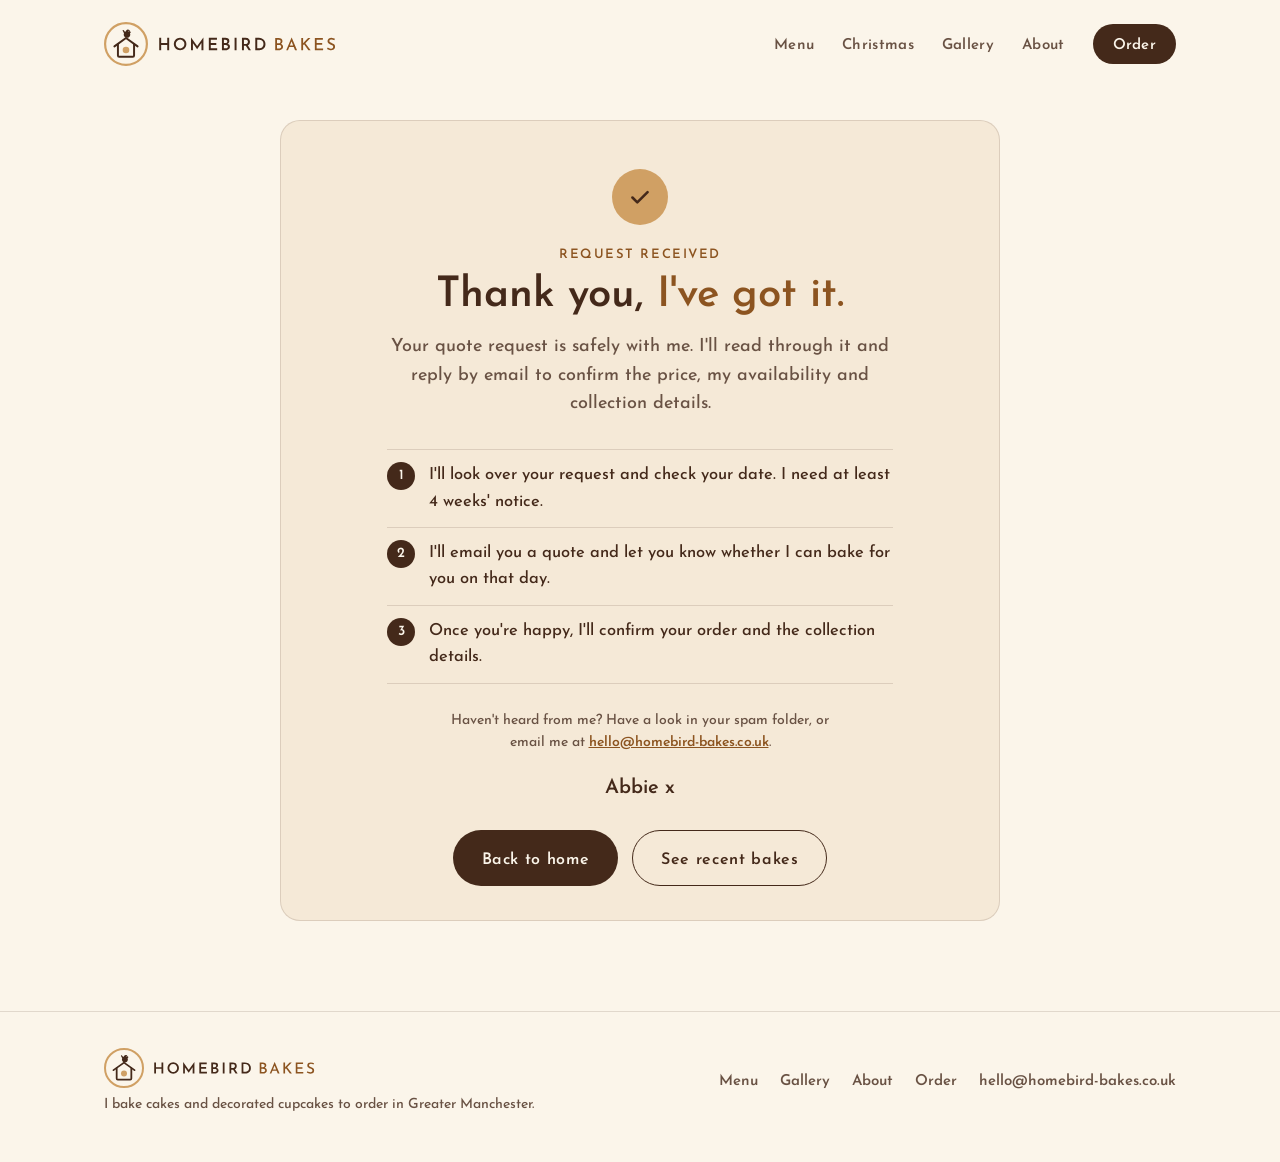
<file: thanks.html>
<!DOCTYPE html>
<html lang="en">
<head>
<meta charset="UTF-8">
<meta name="viewport" content="width=device-width, initial-scale=1.0">
<title>Thank you — Homebird Bakes</title>
<meta name="description" content="Thanks for your quote request. Abbie will reply by email to confirm the price and a date for collection.">
<meta name="robots" content="noindex">
<link rel="icon" href="favicon.svg" type="image/svg+xml">
<link rel="icon" href="favicon.ico" sizes="any">
<link rel="apple-touch-icon" href="apple-touch-icon.png">
<link rel="preconnect" href="https://fonts.googleapis.com">
<link rel="preconnect" href="https://fonts.gstatic.com" crossorigin>
<link href="https://fonts.googleapis.com/css2?family=Josefin+Sans:wght@500;600&display=swap" rel="stylesheet">
<link rel="stylesheet" href="css/style.css">
</head>
<body>

<header class="site">
  <div class="wrap nav-row">
    <a class="logo" href="index.html" aria-label="Homebird Bakes, home">
      <img src="images/logo/homebird-bakes_horizontal_light.svg" alt="Homebird Bakes" width="232" height="44">
    </a>
    <nav class="links" aria-label="Main">
      <a href="menu.html">Menu</a>
      <a href="seasonal.html" class="nav-season">Christmas</a>
      <a href="gallery.html">Gallery</a>
      <a href="about.html">About</a>
      <a href="order.html" class="nav-cta">Order</a>
    </nav>
  </div>
</header>

<main id="top">
  <section class="wizard thanks">
    <div class="wrap">
      <div class="wizard-panel">
        <div class="success-panel">
          <div class="mark" aria-hidden="true">
            <svg width="26" height="26" viewBox="0 0 24 24" fill="none" stroke="#44291A" stroke-width="2.4" stroke-linecap="round" stroke-linejoin="round"><path d="M5 12.5l4.5 4.5L19 7.5"/></svg>
          </div>
          <p class="step-eyebrow">Request received</p>
          <h1>Thank you, <em>I've got it.</em></h1>
          <p class="lede">Your quote request is safely with me. I'll read through it and reply by email to confirm the price, my availability and collection details.</p>

          <ol class="next-steps">
            <li><span class="n" aria-hidden="true">1</span><span>I'll look over your request and check your date. I need at least 4 weeks' notice.</span></li>
            <li><span class="n" aria-hidden="true">2</span><span>I'll email you a quote and let you know whether I can bake for you on that day.</span></li>
            <li><span class="n" aria-hidden="true">3</span><span>Once you're happy, I'll confirm your order and the collection details.</span></li>
          </ol>

          <p class="small-print">Haven't heard from me? Have a look in your spam folder, or email me at <a href="mailto:hello@homebird-bakes.co.uk"><span class="email-addr">hello@homebird-bakes.co.uk</span></a>.</p>
          <p class="signoff">Abbie x</p>

          <div class="cta-row">
            <a class="btn btn-primary" href="index.html">Back to home</a>
            <a class="btn btn-ghost" href="gallery.html">See recent bakes</a>
          </div>
        </div>
      </div>
    </div>
  </section>
</main>

<footer class="site">
  <div class="wrap footer-row">
    <div class="footer-brand">
      <img class="footer-logo" src="images/logo/homebird-bakes_horizontal_light.svg" alt="Homebird Bakes" width="211" height="40">
      <p>I bake cakes and decorated cupcakes to order in Greater Manchester.</p>
    </div>
    <nav class="footer-links" aria-label="Footer">
      <a href="menu.html">Menu</a>
      <a href="gallery.html">Gallery</a>
      <a href="about.html">About</a>
      <a href="order.html">Order</a>
      <a href="mailto:hello@homebird-bakes.co.uk"><span class="email-addr">hello@homebird-bakes.co.uk</span></a>
    </nav>
  </div>
</footer>

</body>
</html>
</file>
<file: css/style.css>
/* =========================================================
   Homebird Bakes — site stylesheet
   Built on the Homebird Bakes design system (formerly Baked by Abbie):
   five brand colours, Josefin Sans (500 / 600), circles as the
   signature shape, rounded rectangles from the radius scale,
   no gradients, no decorative shadows.
========================================================= */

:root{
    /* Brand palette (design system) */
    --cream:#FBF5EA;      /* light ground, text on chocolate */
    --caramel:#D0A064;    /* fills and blocks; text on chocolate only */
    --chocolate:#44291A;  /* text, dark ground */
    --toffee:#8C5420;     /* accent text on cream or cream-deep */
    --cocoa:#5E3515;      /* deep accent */

    /* Tints derived from the palette (mixed into cream) */
    --cream-deep:#F5E9D7;     /* caramel 14% on cream: panels, cards */
    --caramel-soft:#EBD5B7;   /* caramel 38% on cream: soft colour blocks */

    /* Lemon tints: the one deliberate step outside the five brand colours,
       used for lemon-flavoured items. Chocolate text reaches 8.8:1 / 9.3:1. */
    --lemon:#E8D08F;          /* lemon cards */
    --lemon-soft:#EBD79B;     /* paler lemon, for quieter accents */

    /* Roles */
    --ink:var(--chocolate);
    --ink-soft:#695244;       /* chocolate 80% on cream: 6.7:1 on cream */
    --accent:var(--toffee);
    --line:rgba(68,41,26,0.14);

    /* Radius scale */
    --radius-sm:10px;
    --radius-md:16px;
    --radius:20px;
    --radius-lg:28px;
    --radius-pill:100px;

    --font:'Josefin Sans', system-ui, sans-serif;
    /* Josefin Sans sits its capitals about 0.16em above the middle of the line box,
       so labels in pills and buttons look high. Every pill/button adds this to its
       top padding and takes it off the bottom, keeping the same overall height. */
    --optical:.16em;
  }

  *{box-sizing:border-box;}
  html{scroll-behavior:smooth;}
  body{
    margin:0;
    background:var(--cream);
    color:var(--ink);
    font-family:var(--font);
    font-weight:500;
    font-size:17px;          /* Josefin is light and wide-set: body 17px minimum */
    line-height:1.6;
    -webkit-font-smoothing:antialiased;
  }
  img{max-width:100%;height:auto;display:block;}

  h1,h2,h3{
    font-family:var(--font);
    font-weight:600;
    line-height:1.12;
    margin:0;
    color:var(--ink);
  }
  em{ font-style:normal; }   /* only upright weights are loaded; emphasis is colour */
  h1 em, h2 em{ color:var(--accent); font-weight:600; }

  .eyebrow{
    font-family:var(--font);
    font-size:13px;
    font-weight:600;
    letter-spacing:.14em;
    text-transform:uppercase;
    color:var(--accent);
    margin:0 0 12px;
  }

  .wrap{
    max-width:1120px;
    margin:0 auto;
    padding:0 24px;
  }

  a{color:inherit;}
  :focus-visible{ outline:2px solid var(--accent); outline-offset:3px; }

  /* ---------- NAV ---------- */
  header.site{
    padding:22px 0 18px;
    position:relative;
    z-index:20;
  }
  .nav-row{
    display:flex;
    align-items:center;
    justify-content:space-between;
    gap:16px;
    flex-wrap:wrap;
  }
  .logo{
    display:flex;
    align-items:center;
    gap:10px;
    text-decoration:none;
  }
  /* Horizontal lockup: the house mark stays >= 32px (system minimum).
     Header at 44px so the spaced capitals read clearly; footer at 40px. */
  .logo img,
  .footer-logo{
    height:40px;
    width:auto;
    display:block;
  }
  .logo img{ height:44px; }
  .footer-logo{ align-self:flex-start; }

  nav.links{
    display:flex;
    /* line the plain links up with the text inside the Order pill */
    align-items:baseline;
    gap:28px;
    font-size:15px;
    font-weight:600;
    letter-spacing:.02em;
  }
  nav.links a{
    text-decoration:none;
    color:var(--ink-soft);
    padding-bottom:3px;
    border-bottom:2px solid transparent;
    transition:border-color .15s ease, color .15s ease;
  }
  nav.links a:hover{ color:var(--ink); border-color:var(--accent); }
  nav.links a[aria-current="page"]{ color:var(--ink); border-color:var(--accent); }
  nav.links a.nav-cta{
    background:var(--chocolate);
    color:var(--cream);
    padding:calc(8px + var(--optical)) 20px calc(8px - var(--optical));
    border-bottom:none;
    border-radius:var(--radius-pill);
  }
  nav.links a.nav-cta:hover{ background:var(--toffee); color:var(--cream); }
  nav.links a.nav-cta[aria-current="page"]{ background:var(--toffee); color:var(--cream); }

  /* ---------- SCALLOP DIVIDER (retired) ----------
     The brand's only signature shape is the circle, so the old
     piped-edge divider is hidden. Remove the <svg class="scallop">
     elements from the HTML when convenient. */
  .scallop{ display:none; }

  /* ---------- HERO ---------- */
  .hero{
    padding:28px 0 64px;
  }
  .hero-grid{
    display:grid;
    grid-template-columns:1.05fr 1fr;
    gap:56px;
    align-items:center;
  }
  .hero h1{
    font-size:clamp(38px, 5.6vw, 62px);
    letter-spacing:-0.005em;
  }
  .hero p.lede{
    font-size:19px;
    color:var(--ink-soft);
    max-width:44ch;
    margin:20px 0 28px;
  }
  .cta-row{
    display:flex;
    gap:14px;
    flex-wrap:wrap;
  }
  .btn{
    display:inline-flex;
    align-items:center;
    justify-content:center;
    text-align:center;
    font-family:var(--font);
    font-weight:600;
    font-size:16px;
    letter-spacing:.04em;
    text-decoration:none;
    padding:calc(14px + var(--optical)) 28px calc(14px - var(--optical));
    /* transparent border so solid and outlined buttons are the same height side by side */
    border:1.5px solid transparent;
    border-radius:var(--radius-pill);
    transition:transform .15s ease, background .15s ease, color .15s ease;
  }
  .btn-primary{
    background:var(--chocolate);
    color:var(--cream);
  }
  .btn-primary:hover{ transform:translateY(-2px); background:var(--toffee); }
  .btn-ghost{
    background:transparent;
    color:var(--ink);
    border:1.5px solid var(--ink);
  }
  .btn-ghost:hover{ transform:translateY(-2px); background:var(--cream-deep); }

  .hero-photo{
    position:relative;
    border-radius:var(--radius);
    overflow:hidden;
    background:var(--caramel-soft);
    aspect-ratio:1/1;
  }
  .hero-photo img{
    width:100%;height:100%;object-fit:cover;object-position:48% center;
  }
  .hero-photo .tag{
    position:absolute;
    left:16px;
    bottom:16px;
    background:var(--cream);
    padding:calc(8px + var(--optical)) 16px calc(8px - var(--optical));
    border-radius:var(--radius-pill);
    font-size:13px;
    font-weight:600;
    letter-spacing:.08em;
    text-transform:uppercase;
    color:var(--ink);
  }

  /* ---------- MENU ---------- */
  section.menu{ padding:48px 0 60px; }
  .menu-head{ margin-bottom:34px; }
  .menu-head h2{ font-size:clamp(28px,3.8vw,38px); }
  .menu-head p{ color:var(--ink-soft); margin-top:12px; max-width:50ch; }
  .menu-head p.eyebrow{ color:var(--accent); margin:0 0 12px; max-width:none; }
  .menu-head p a{ color:var(--accent); font-weight:600; }
  /* Price card above a flavour grid: always the grid's full width, so its edges
     line up with the flavour cards beneath. From 881px it splits into the same
     three columns as .flavour-grid (see the block after FLAVOURS). */
  .price-card{ margin-bottom:8px; }
  .menu-card.price-card{ border-radius:var(--radius-md); padding:26px 22px; }
  .small-print{ font-size:14px; color:var(--ink-soft); margin:22px 0 0; max-width:62ch; }
  section.allergens{ padding:0 0 40px; }
  .note-panel{
    background:var(--cream-deep);
    border:1px solid var(--line);
    border-radius:var(--radius-md);
    padding:26px 28px;
  }
  .note-panel h3{ font-size:21px; margin-bottom:8px; }
  .note-panel p{ margin:0; color:var(--ink-soft); font-size:15.5px; max-width:70ch; }

  .menu-grid{
    display:grid;
    grid-template-columns:1fr 1fr;
    gap:22px;
  }
  .menu-card{
    background:var(--cream-deep);
    border-radius:var(--radius);
    padding:30px 28px;
    border:1px solid var(--line);
  }
  .menu-card .card-eyebrow{
    display:inline-block;
    font-size:13px;
    font-weight:600;
    letter-spacing:.1em;
    text-transform:uppercase;
    padding:calc(5px + var(--optical)) 14px calc(5px - var(--optical));
    border-radius:var(--radius-pill);
    margin-bottom:16px;
  }
  .menu-card.cakes .card-eyebrow{ background:var(--caramel); color:var(--chocolate); }
  .menu-card.cupcakes .card-eyebrow{ background:var(--chocolate); color:var(--cream); }
  .menu-card h3{ font-size:24px; margin-bottom:4px;}
  .menu-card .sub{ color:var(--ink-soft); font-size:15px; margin-bottom:22px;}

  .price-line{
    display:flex;
    justify-content:space-between;
    align-items:baseline;
    gap:12px;
    padding:14px 0;
    border-top:1px solid var(--line);
  }
  .price-line:first-of-type{ border-top:none; }
  .price-line .name{ font-weight:600; font-size:17px; }
  .price-line .name span{
    display:block; font-weight:500; color:var(--ink-soft); font-size:14px; margin-top:2px;
  }
  .price-line .amount{
    font-family:var(--font); font-weight:600; font-size:20px; white-space:nowrap;
  }

  .note{
    margin-top:22px;
    padding-top:18px;
    border-top:1px dashed var(--line);
    font-size:14px;
    color:var(--ink-soft);
  }

  /* ---------- FLAVOURS ---------- */
  section.flavours{ padding:44px 0 60px; }
  .flavour-grid{
    display:grid;
    grid-template-columns:repeat(3,1fr);
    gap:20px;
    margin-top:30px;
  }
  .flavour-card{
    border-radius:var(--radius-md);
    padding:26px 22px;
    min-height:200px;
    display:flex;
    flex-direction:column;
    justify-content:space-between;
    border:1px solid transparent;
  }
  .flavour-card.f1{ background:var(--chocolate); }
  .flavour-card.f2{ background:var(--cream-deep); border:1px solid var(--line); }
  .flavour-card.f3{ background:var(--lemon); }
  .flavour-card.f4{ background:var(--caramel); }
  .flavour-card.f5{ background:var(--caramel-soft); }
  .flavour-card.f1 .flavour-name,
  .flavour-card.f1 .flavour-desc{ color:var(--cream); }
  .flavour-card.f4 .flavour-name,
  .flavour-card.f4 .flavour-desc{ color:var(--chocolate); }
  .flavour-name{
    font-size:25px;
    line-height:1.15;
    margin:0;
  }
  .flavour-desc{
    font-family:var(--font);
    font-weight:500;
    font-size:16px;
    line-height:1.45;
    color:var(--chocolate);
    margin:26px 0 0;
  }
  /* Price card on desktop: three columns matching .flavour-grid (same gap,
     same 22px inner padding), so the pill and each box price sit directly
     above a flavour card. Column 1 holds the pill with the note beneath it;
     thin rules sit in the middle of each gap. */
  @media (min-width:881px){
    .menu-card.price-card{
      display:grid;
      grid-template-columns:repeat(3,1fr);
      grid-template-rows:auto 1fr;
      column-gap:20px;
      padding:0;
    }
    .price-card .card-eyebrow{
      grid-column:1; grid-row:1;
      justify-self:start;
      margin:26px 0 0 22px;
    }
    .price-card .note{
      grid-column:1; grid-row:2;
      align-self:end;
      margin:0; padding:14px 22px 26px;
      border-top:none;
    }
    .price-card .price-line{
      grid-row:1 / span 2;
      position:relative;
      border-top:none;
      padding:26px 22px;
    }
    .price-card .price-line:nth-of-type(1){ grid-column:2; }
    .price-card .price-line:nth-of-type(2){ grid-column:3; }
    .price-card .price-line::before{
      content:""; position:absolute;
      left:-10.5px; top:22px; bottom:22px; width:1px;
      background:var(--line);
    }
  }

  /* "A different flavour?" card: the open slot at the end of a flavour grid.
     Page-cream ground with a dashed toffee edge, the envelope icon in the
     brand circle, and the whole card is the email link. */
  a.flavour-card.f-ask{
    position:relative;
    background:transparent;
    border:1.5px dashed var(--toffee);
    color:var(--chocolate);
    text-decoration:none;
    transition:transform .15s ease, background .15s ease;
  }
  a.flavour-card.f-ask:hover{ transform:translateY(-3px); background:var(--cream-deep); }
  .f-ask .flavour-name{ padding-right:64px; }
  .f-ask .flavour-desc{ margin-top:16px; }
  .f-ask .ask-icon{
    position:absolute; top:18px; right:18px;
    width:52px; height:52px; border-radius:50%;
    display:flex; align-items:center; justify-content:center;
    background:var(--caramel-soft);
    color:var(--chocolate);
  }
  .f-ask .ask-icon .icon{ width:26px; height:26px; }
  .f-ask .ask-link{
    margin:14px 0 0;
    font-weight:600;
    font-size:16px;
    color:var(--toffee);
  }
  a.flavour-card.f-ask:hover .ask-link{ color:var(--chocolate); }
  /* Three narrow columns: the title would wrap round the icon and stretch
     the row, so the icon steps out and the title takes the full width. */
  @media (min-width:881px) and (max-width:1099px){
    .f-ask .ask-icon{ display:none; }
    .f-ask .flavour-name{ padding-right:0; }
  }

  /* ---------- INNER PAGE HEADERS ---------- */
  .page-hero{ padding:28px 0 36px; }
  .page-hero h1{ font-size:clamp(34px,5vw,52px); }
  .page-hero p.lede{ font-size:18px; color:var(--ink-soft); max-width:52ch; margin:16px 0 0; }

  /* ---------- GALLERY (full page: masonry, any number of photos) ---------- */
  .masonry{
    column-count:3;
    column-gap:14px;
    padding:8px 0 64px;
  }
  .masonry figure{
    margin:0 0 14px;
    break-inside:avoid;
  }
  .masonry img{
    width:100%;
    height:auto;
    display:block;
    border-radius:var(--radius-sm);
    background:var(--cream-deep);
  }

  /* ---------- HOME: highlights, gallery teaser, about teaser ---------- */
  section.highlights{ padding:48px 0 56px; }
  .highlight-grid{
    display:grid;
    grid-template-columns:repeat(2,1fr);
    gap:20px;
    margin-top:30px;
  }
  /* "What I bake" cards share the Menu page card language:
     same radius and padding as .flavour-card, tinted grounds,
     a pill label like .card-eyebrow, and the same name/description scale. */
  a.highlight{
    display:flex;
    flex-direction:column;
    justify-content:flex-start;
    min-height:220px;
    padding:26px 22px;
    border-radius:var(--radius-md);
    text-decoration:none;
    transition:transform .15s ease;
  }
  a.highlight:hover{ transform:translateY(-3px); }
  a.highlight{ position:relative; }
  /* Icon from the Homebird icon set, in the brand circle */
  .highlight .hl-icon{
    position:absolute; top:18px; right:18px;
    width:56px; height:56px; border-radius:50%;
    display:flex; align-items:center; justify-content:center;
    color:var(--chocolate);
  }
  .highlight .hl-icon .icon{ width:28px; height:28px; }
  a.highlight.hl-cakes .hl-icon{ background:var(--cream); }
  a.highlight.hl-cupcakes .hl-icon{ background:var(--caramel-soft); }
  a.highlight.hl-cakes{ background:var(--caramel-soft); border:1px solid transparent; }
  a.highlight.hl-cupcakes{ background:var(--cream-deep); border:1px solid var(--line); }
  .highlight .hl-tag{
    align-self:flex-start;
    font-size:13px;
    font-weight:600;
    letter-spacing:.1em;
    text-transform:uppercase;
    padding:calc(5px + var(--optical)) 14px calc(5px - var(--optical));
    border-radius:var(--radius-pill);
  }
  a.highlight.hl-cakes .hl-tag{ background:var(--caramel); color:var(--chocolate); }
  a.highlight.hl-cupcakes .hl-tag{ background:var(--chocolate); color:var(--cream); }
  .highlight > div{ flex:1; display:flex; flex-direction:column; }
  .highlight h3{ font-size:25px; line-height:1.15; margin:26px 0 8px; }
  .highlight p{ margin:0; font-size:16px; line-height:1.45; color:var(--chocolate); }
  .highlight .hl-link{ margin-top:auto; padding-top:18px; font-weight:600; font-size:16px; }

  section.teaser{ padding:20px 0 56px; }
  .teaser-grid{
    display:grid;
    grid-template-columns:repeat(4,1fr);
    gap:12px;
    margin-top:30px;
  }
  .teaser-grid a{
    display:block;
    aspect-ratio:4/5;
    border-radius:var(--radius-sm);
    overflow:hidden;
    background:var(--cream-deep);
  }
  .teaser-grid img{
    width:100%; height:100%; object-fit:cover;
    transition:transform .3s ease;
  }
  .teaser-grid a:hover img{ transform:scale(1.04); }
  .section-link{
    display:inline-block;
    margin-top:24px;
    font-weight:600;
    font-size:16px;
    letter-spacing:.02em;
    color:var(--accent);
    text-decoration:none;
    border-bottom:2px solid currentColor;
    padding-bottom:2px;
  }
  .section-link:hover{ color:var(--ink); }

  section.about-teaser{ padding:20px 0 64px; }
  .about-teaser-grid{
    display:grid;
    grid-template-columns:1fr 1.1fr;
    gap:44px;
    align-items:center;
    background:var(--caramel);
    border-radius:var(--radius-lg);
    padding:44px;
  }
  .about-teaser-grid img{
    width:100%;
    aspect-ratio:1/1;
    object-fit:cover;
    border-radius:var(--radius-md);
  }
  .about-teaser-grid h2{ font-size:clamp(26px,3.4vw,34px); margin-bottom:14px; }
  .about-teaser-grid p{ color:var(--chocolate); max-width:46ch; margin:0 0 14px; }
  /* toffee text does not reach 4.5:1 on caramel, so go chocolate here */
  .about-teaser-grid .eyebrow,
  .about-teaser-grid .section-link{ color:var(--chocolate); }
  .about-teaser-grid .section-link:hover{ color:var(--cocoa); }
  /* keep the face in frame when the photo is cropped square or 16:11 */
  .about-teaser-grid img.baker-photo{ object-position:58% 22%; }

  /* ---------- ABOUT PAGE ---------- */
  /* Source order is copy, photos, buttons (the order on phones).
     On wide screens the photos take the right column and the buttons sit under the copy. */
  .about-grid{
    display:grid;
    grid-template-columns:1.15fr 1fr;
    grid-template-areas:"copy photos" "cta photos";
    grid-template-rows:auto 1fr;
    column-gap:56px;
    row-gap:0;
    align-items:start;
    /* top/bottom only: this element is also a .wrap, so keep its side gutters */
    padding-top:12px;
    padding-bottom:64px;
  }
  .about-copy p{
    font-size:18px;
    color:var(--ink-soft);
    max-width:56ch;
    margin:0 0 20px;
  }
  .about-copy p.pull{
    font-family:var(--font);
    font-weight:600;
    font-size:clamp(24px,3vw,32px);
    line-height:1.25;
    color:var(--ink);
    margin-bottom:22px;
  }
  .about-copy{ grid-area:copy; }
  .about-photos{ grid-area:photos; display:grid; gap:14px; }
  .about-cta{ grid-area:cta; margin-top:8px; }
  .about-photos img{ width:100%; height:auto; border-radius:var(--radius-md); }

  /* Childhood snapshot set into the About copy, beside the paragraph it illustrates.
     Same pill caption as the home hero's "Recent bake" tag. */
  .about-snapshot{ float:right; width:min(42%, 236px); margin:6px 0 18px 28px; position:relative; }
  .about-snapshot img{ width:100%; height:auto; display:block; border-radius:var(--radius-md); }
  .about-snapshot figcaption{
    position:absolute; left:10px; bottom:10px; width:max-content; max-width:calc(100% - 20px);
    background:var(--cream); color:var(--chocolate); padding:calc(6px + var(--optical)) 12px calc(6px - var(--optical)); border-radius:var(--radius-pill);
    font-size:13px; font-weight:600; line-height:1.3;
  }
  .about-copy::after{ content:""; display:block; clear:both; }

  /* ---------- CTA / FOOTER ---------- */
  section.cta-block{ padding:16px 0 70px; }
  .cta-panel{
    background:var(--chocolate);
    color:var(--cream);
    border-radius:var(--radius-lg);
    padding:56px 44px;
    text-align:center;
  }
  .cta-panel h2{
    color:var(--cream);
    font-size:clamp(28px,4.2vw,40px);
    max-width:18ch;
    margin:0 auto 16px;
  }
  .cta-panel p{
    color:rgba(251,245,234,.82);
    max-width:44ch;
    margin:0 auto 28px;
    font-size:17px;
  }
  .cta-panel .btn-primary{
    background:var(--caramel);
    color:var(--chocolate);
  }
  .cta-panel .btn-primary:hover{ background:var(--cream); }
  .cta-panel .btn-ghost{
    border-color:rgba(251,245,234,.5);
    color:var(--cream);
  }
  .cta-panel .btn-ghost:hover{ background:rgba(251,245,234,.1); }
  .cta-panel .cta-row{ justify-content:center; }

  /* Keep the email address on one line rather than breaking at its hyphen */
  .email-addr{ white-space:nowrap; }
  /* Very narrow phones: the address can't fit in the button, so it just says
     "Or email me" (the address is still in the footer) */
  @media (max-width:359px){
    .email-at{ display:none; }
  }
  @media (min-width:360px) and (max-width:374px){
    .cta-panel .btn-ghost{ padding-left:18px; padding-right:18px; }
  }

  footer.site{
    padding:36px 0 46px;
    border-top:1px solid var(--line);
  }
  .footer-row{
    display:flex;
    justify-content:space-between;
    align-items:center;
    flex-wrap:wrap;
    gap:14px;
  }
  footer.site p{
    color:var(--ink-soft);
    font-size:14px;
    margin:0;
  }
  .footer-links{
    display:flex;
    flex-wrap:wrap;
    gap:8px 22px;
    font-size:15px;
    font-weight:600;
  }
  .footer-links a{ color:var(--ink-soft); text-decoration:none; }
  .footer-links a:hover{ color:var(--ink); text-decoration:underline; }
  .footer-brand{ display:flex; flex-direction:column; gap:6px; }

  /* ---------- RESPONSIVE ---------- */
  @media (max-width:880px){
    .logo img{ height:36px; }
    .hero-grid{grid-template-columns:1fr; gap:34px;}
    .hero-photo{order:-1; aspect-ratio:16/11;}
    .menu-grid{grid-template-columns:1fr;}
    .flavour-grid{grid-template-columns:1fr; }
    .masonry{column-count:2;}
    .highlight-grid{grid-template-columns:1fr;}
    a.highlight{min-height:0;}
    .teaser-grid{grid-template-columns:repeat(2,1fr);}
    .about-teaser-grid{grid-template-columns:1fr; padding:28px; border-radius:var(--radius);}
    .about-teaser-grid img{order:-1; aspect-ratio:16/11;}
    .about-grid{grid-template-columns:1fr; grid-template-areas:"copy" "photos" "cta"; grid-template-rows:auto; row-gap:28px;}
    /* after the copy, the two cakes sit side by side as square tiles */
    .about-photos{grid-template-columns:1fr 1fr; gap:10px;}
    .about-photos img{aspect-ratio:1/1; height:auto; object-fit:cover;}
    .about-cta{margin-top:0;}
    nav.links{gap:16px; font-size:14px; align-items:baseline;}
    .cta-panel{padding:40px 22px;}
  }

  @media (prefers-reduced-motion:reduce){
    html{scroll-behavior:auto;}
    *{transition:none !important;}
  }

  /* =========================================================
     ORDER FORM — guided steps
  ========================================================= */

  .order-hero{ padding:28px 0 8px; }
  .order-hero h1{ font-size:clamp(32px,4.6vw,46px); }
  .order-hero p.lede{ font-size:18px; color:var(--ink-soft); max-width:52ch; margin:16px 0 0; }

  .wizard{ padding:36px 0 90px; }
  .wizard-panel{
    background:var(--cream-deep);
    border:1px solid var(--line);
    border-radius:var(--radius);
    padding:36px 30px 30px;
    max-width:720px;
    margin:0 auto;
  }

  .progress{
    display:flex; align-items:center; justify-content:center; gap:10px;
    margin-bottom:30px;
  }
  .progress .dotstep{
    width:10px;height:10px;border-radius:50%;
    background:var(--line);
    transition:background .2s ease, transform .2s ease;
  }
  .progress .dotstep.active{ background:var(--toffee); transform:scale(1.25); }
  .progress .dotstep.done{ background:var(--caramel); }

  .step{ display:none; }
  .step.visible{ display:block; animation:fadein .25s ease; }
  @keyframes fadein{ from{opacity:0; transform:translateY(6px);} to{opacity:1; transform:translateY(0);} }

  .step-eyebrow{
    font-size:13px; font-weight:600; letter-spacing:.12em; text-transform:uppercase;
    color:var(--accent); margin:0 0 6px;
  }
  .step h2{ font-size:25px; margin-bottom:6px; }
  .step .step-sub{ color:var(--ink-soft); font-size:16px; margin:0 0 26px; }

  fieldset{ border:none; margin:0; padding:0; }
  legend{ padding:0; }

  .field{ margin-bottom:22px; }
  .field label.field-label{ display:block; font-weight:600; font-size:15px; margin-bottom:9px; }
  .field .hint{ color:var(--ink-soft); font-size:13.5px; margin-top:7px; }

  .field input[type="text"],
  .field input[type="email"],
  .field input[type="tel"],
  .field input[type="date"],
  .field input[type="number"],
  .field textarea{
    width:100%;
    font-family:var(--font);
    font-weight:500;
    font-size:17px;
    padding:12px 14px;
    border-radius:var(--radius-sm);
    border:1.5px solid var(--line);
    background:var(--cream);
    color:var(--ink);
  }
  .field input:focus,
  .field textarea:focus{ outline:none; border-color:var(--toffee); }
  .field textarea{ min-height:90px; resize:vertical; font-family:var(--font); }

  .tile-group{ display:grid; grid-template-columns:repeat(2,1fr); gap:12px; }
  .email-cta{ font-size:15px; color:var(--ink-soft); margin:18px 0 8px; }
  .email-cta a{ color:var(--accent); font-weight:600; }
  .tile{ position:relative; cursor:pointer; display:block; }
  .tile input{ position:absolute; opacity:0; width:1px; height:1px; }
  .tile .tile-card{
    display:block;
    width:100%;
    border:1.5px solid var(--line);
    border-radius:var(--radius-md);
    padding:20px 14px;
    text-align:center;
    background:transparent;
    transition:border-color .15s ease, background .15s ease, transform .15s ease;
  }
  .tile:hover .tile-card{ border-color:var(--caramel); }
  /* circle marks: solid brand fills, no gradients */
  .tile .tile-card .mark{ width:30px; height:30px; margin:0 auto 10px; border-radius:50%; }
  .tile .m1{ background:var(--caramel); }
  .tile .m2{ background:var(--chocolate); }
  .tile .m3{ background:var(--toffee); }
  .tile .tile-card .tile-label{ font-weight:600; font-size:16px; }
  .tile input:checked + .tile-card{
    border-color:var(--toffee); background:var(--cream); transform:translateY(-2px);
  }
  .tile input:focus-visible + .tile-card{ outline:2px solid var(--toffee); outline-offset:2px; }

  .pill-group{ display:flex; flex-wrap:wrap; gap:10px; }
  .pill{ position:relative; cursor:pointer; }
  .pill input{ position:absolute; opacity:0; width:1px; height:1px; }
  .pill .pill-face{
    display:inline-block; padding:calc(10px + var(--optical)) 18px calc(10px - var(--optical)); border-radius:var(--radius-pill);
    border:1.5px solid var(--line); background:var(--cream);
    font-size:15px; font-weight:600;
    transition:border-color .15s ease, background .15s ease, color .15s ease;
  }
  .pill:hover .pill-face{ border-color:var(--caramel); }
  .pill input:checked + .pill-face{ border-color:var(--toffee); background:var(--toffee); color:var(--cream); }
  .pill input:focus-visible + .pill-face{ outline:2px solid var(--toffee); outline-offset:2px; }

  .conditional{ display:none; margin-top:14px; }
  .conditional.visible{ display:block; }

  .product-section{ display:none; }
  .product-section.visible{ display:block; animation:fadein .2s ease; }

  .step-nav{
    display:flex; justify-content:space-between; align-items:center;
    margin-top:8px; padding-top:20px; border-top:1px solid var(--line);
  }
  .step-nav .spacer{ flex:1; }

  .btn-plain{
    background:transparent; border:none;
    font-family:var(--font); font-weight:600; font-size:16px;
    color:var(--ink-soft); cursor:pointer; padding:12px 6px;
  }
  .btn-plain:hover{ color:var(--ink); }

  button.btn-primary{ border:1.5px solid transparent; cursor:pointer; font-family:var(--font); }

  .lead-note{
    display:flex; gap:12px; align-items:flex-start;
    background:var(--caramel-soft); border-radius:var(--radius-sm); padding:14px 16px;
    font-size:15px; color:var(--chocolate); margin-bottom:24px;
  }
  .lead-note .icon{ width:22px; height:22px; flex-shrink:0; color:var(--toffee); margin-top:1px; }

  .review-list{ list-style:none; padding:0; margin:0 0 26px; border-top:1px solid var(--line); }
  .review-list li{
    display:flex; justify-content:space-between; gap:16px;
    padding:12px 0; border-bottom:1px solid var(--line); font-size:16px;
  }
  .review-list li .r-label{ color:var(--ink-soft); }
  .review-list li .r-value{ font-weight:600; text-align:right; }

  .quote-note{
    font-size:14px; color:var(--ink-soft);
    background:var(--cream); border-radius:var(--radius-sm); padding:14px 16px; margin-bottom:24px;
  }

  .success-panel{ text-align:center; padding:20px 0; }
  .success-panel .mark{
    width:56px;height:56px;border-radius:50%; background:var(--caramel);
    margin:0 auto 18px; display:flex; align-items:center; justify-content:center;
  }

  /* ---------- THANK-YOU PAGE + SEND ERROR ---------- */
  .form-error{
    background:var(--caramel-soft);
    border-radius:var(--radius-sm);
    padding:14px 16px;
    margin:0 0 20px;
    font-size:15px;
    color:var(--chocolate);
  }
  .form-error a{ color:var(--chocolate); font-weight:600; }

  .thanks .success-panel{ padding:12px 0 4px; }
  .thanks .success-panel .mark{ margin-bottom:20px; }
  .thanks .success-panel h1{ font-size:clamp(30px,4.6vw,42px); margin:4px 0 14px; }
  .thanks .lede{ color:var(--ink-soft); font-size:18px; max-width:46ch; margin:0 auto 30px; }
  .next-steps{
    list-style:none; padding:0; margin:0 auto 26px; max-width:46ch; text-align:left;
  }
  .next-steps li{
    display:flex; gap:14px; align-items:flex-start;
    padding:12px 0; border-top:1px solid var(--line); font-size:16.5px;
  }
  .next-steps li:last-child{ border-bottom:1px solid var(--line); }
  .next-steps .n{
    flex:0 0 28px; height:28px; border-radius:50%;
    background:var(--chocolate); color:var(--cream);
    font-weight:600; font-size:14px;
    display:flex; align-items:center; justify-content:center;
  }
  .thanks .small-print{ margin:0 auto; max-width:46ch; }
  .thanks .small-print a{ color:var(--accent); font-weight:600; }
  .signoff{ font-weight:600; font-size:20px; margin:18px 0 6px; }
  .thanks .cta-row{ justify-content:center; margin-top:26px; }

  @media (max-width:640px){
    .about-snapshot{ float:none; width:72%; margin:4px auto 22px; }
    .tile-group{ grid-template-columns:1fr; }
    .wizard-panel{ padding:26px 18px 22px; }

    .step-nav{
      flex-wrap:wrap;
      flex-direction:column-reverse;
      align-items:stretch;
      gap:12px;
    }
    .step-nav .spacer{ display:none; }
    .step-nav .btn{
      width:100%;
      text-align:center;
      padding:calc(14px + var(--optical)) 20px calc(14px - var(--optical));
    }
    .step-nav .btn-plain{
      width:100%;
      text-align:center;
      padding:10px 6px;
    }
  }

  /* ---------- SEASONAL ----------
     One season at a time. The season's class goes on <body> of the pages
     that show seasonal pieces (index.html and seasonal.html):
     season-christmas, season-valentines or season-easter.
     Each sets four colours:
       --season-strong     ribbon, card tag
       --season-on-strong  text on the strong colour
       --season-soft       hero, card and photo grounds
       --season-accent     seasonal text and icons on cream or soft
     Easter's lemon is too pale for text, so its accent is toffee.
     Seals: images/seasonal/seal-<season>.svg. Motifs: star + snowflake
     (Christmas), heart (Valentine's), egg + nest (Easter). */
  .season-christmas{ --season-strong:#3E5C48; --season-on-strong:var(--cream); --season-soft:#DCE7D6; --season-accent:#3E5C48; }
  .season-valentines{ --season-strong:#A3434F; --season-on-strong:var(--cream); --season-soft:#F3D8DC; --season-accent:#A3434F; }
  .season-easter{ --season-strong:#E8D08F; --season-on-strong:var(--chocolate); --season-soft:#F5ECCD; --season-accent:var(--toffee); }

  nav.links a.nav-season:hover,
  nav.links a.nav-season[aria-current="page"]{ border-color:var(--season-accent, var(--accent)); }

  /* Home: the season-coloured strip above the header */
  .season-ribbon{
    display:flex; justify-content:center; align-items:center; flex-wrap:wrap; gap:6px 14px;
    padding:12px 24px;
    background:var(--season-strong); color:var(--season-on-strong);
    text-decoration:none; text-align:center;
    font-size:15px; font-weight:600; letter-spacing:.02em; line-height:1.4;
  }
  .season-ribbon span{ padding-top:var(--optical); }
  .season-ribbon .icon{ width:18px; height:18px; flex-shrink:0; }
  .season-ribbon .ribbon-link{ border-bottom:2px solid currentColor; }
  .season-ribbon:hover .ribbon-link{ border-bottom-color:transparent; }

  /* Home: third "What I bake" card */
  .highlight-grid.three{ grid-template-columns:repeat(3,1fr); }
  a.highlight.hl-season{ background:var(--season-soft); border:1px solid transparent; }
  a.highlight.hl-season .hl-tag{ background:var(--season-strong); color:var(--season-on-strong); }
  a.highlight.hl-season .hl-icon{ background:var(--cream); color:var(--season-accent); }

  /* Seasonal page (layout C: order window first) */
  .season-hero{
    margin-top:8px;
    background:var(--season-soft);
    border-radius:var(--radius-lg);
    padding:clamp(28px,5vw,56px);
    display:flex; flex-direction:column; align-items:center; gap:18px;
    text-align:center;
  }
  .season-hero .season-seal{ width:150px; height:150px; display:block; }
  .season-hero .eyebrow{ color:var(--season-accent); margin:0; }
  .season-hero h1{ font-size:clamp(36px,5.2vw,56px); line-height:1.08; }
  .season-hero h1 em{ color:var(--season-accent); }
  .season-hero .lede{ margin:0; max-width:52ch; font-size:19px; color:var(--ink-soft); }
  .season-hero .btn{ margin-top:8px; }
  .date-cards{ display:flex; flex-wrap:wrap; gap:16px; width:100%; margin-top:10px; }
  .date-card{
    flex:1 1 220px;
    background:var(--cream);
    border-radius:var(--radius);
    padding:24px;
    display:flex; flex-direction:column; align-items:center; gap:10px;
  }
  .date-card .icon{ width:28px; height:28px; color:var(--season-accent); }
  .date-card .label{ margin:0; font-size:13px; font-weight:600; letter-spacing:.14em; text-transform:uppercase; color:var(--ink-soft); }
  .date-card .value{ margin:0; font-size:24px; font-weight:600; line-height:1.3; }

  .motif-strip{ display:flex; justify-content:center; gap:22px; padding:34px 0; opacity:.85; overflow:hidden; color:var(--season-accent); }
  .motif-strip .icon{ width:20px; height:20px; flex-shrink:0; }

  section.season-menu{ padding:0 0 56px; }
  .season-menu-grid{ display:flex; flex-wrap:wrap; gap:32px; align-items:flex-start; }
  .season-menu-list{ flex:1 1 560px; }
  .season-menu h2{ font-size:clamp(28px,3.8vw,38px); margin:0 0 6px; }
  .season-menu ul{ list-style:none; margin:0; padding:0; }
  .season-item{
    display:flex; flex-wrap:wrap; justify-content:space-between; align-items:baseline; gap:8px 24px;
    padding:22px 0;
    border-bottom:1px solid var(--line);
  }
  .season-item:last-child{ border-bottom:none; }
  .season-item > div{ flex:1 1 420px; }
  .season-item .item-type{ margin:0 0 6px; font-size:13px; font-weight:600; letter-spacing:.14em; text-transform:uppercase; color:var(--season-accent); }
  .season-item h3{ font-size:24px; line-height:1.3; margin:0 0 4px; }
  .season-item p{ margin:0; color:var(--ink-soft); }
  .season-item .price{ font-size:22px; font-weight:600; }
  /* A line of subtext under the menu list, e.g. decoration and dietary notes */
  .season-note{ margin-top:4px; padding-top:18px; border-top:1px dashed var(--line); }
  .season-note p{ margin:0; max-width:70ch; font-size:15.5px; color:var(--ink-soft); }
  /* Placeholder until there's a photo: put an <img> inside instead */
  .season-photo{
    flex:1 1 300px; max-width:380px;
    aspect-ratio:4/5;
    border-radius:var(--radius-md);
    background:var(--season-soft);
    display:flex; flex-direction:column; align-items:center; justify-content:center; gap:12px;
    overflow:hidden;
    color:var(--season-accent);
  }
  .season-photo .icon{ width:56px; height:56px; }
  .season-photo span{ font-size:13px; font-weight:600; letter-spacing:.04em; color:var(--ink-soft); }
  .season-photo img{ width:100%; height:100%; object-fit:cover; display:block; }

  .cta-motifs{ display:flex; justify-content:center; gap:14px; margin-bottom:18px; color:var(--caramel); }

  /* Seasonal "Ready to order?" panel: the season's strong colour instead of chocolate */
  .cta-panel.cta-season{ background:var(--season-strong); color:var(--season-on-strong); }
  .cta-season h2{ color:var(--season-on-strong); }
  .cta-season p{ color:var(--season-on-strong); opacity:.92; }
  .cta-season .btn-primary{ background:var(--season-on-strong); color:var(--season-strong); }
  .cta-season .btn-primary:hover{ background:var(--caramel); color:var(--chocolate); }
  .cta-season .btn-ghost{ color:var(--season-on-strong); border-color:var(--season-on-strong); }
  .cta-season .btn-ghost:hover{ background:rgba(251,245,234,.12); }

  /* Order form, seasonal product: tile on the season's soft ground, its pills,
     and the step 3 lead note */
  .tile-group.three{ grid-template-columns:repeat(3,1fr); }
  .tile.tile-season .tile-card{ background:var(--season-soft); border-color:transparent; }
  .tile.tile-season:hover .tile-card{ border-color:var(--season-strong); }
  .tile.tile-season input:checked + .tile-card{ border-color:var(--season-strong); background:var(--season-soft); }
  .tile.tile-season input:focus-visible + .tile-card{ outline-color:var(--season-strong); }
  .tile .tile-label .icon{ width:18px; height:18px; margin:-3px 7px 0 0; vertical-align:middle; color:var(--season-accent); }
  .section-season .pill:hover .pill-face{ border-color:var(--season-strong); }
  .section-season .pill input:checked + .pill-face{ border-color:var(--season-strong); background:var(--season-strong); color:var(--season-on-strong); }
  .lead-note.lead-season{ background:var(--season-soft); }
  .lead-note.lead-season .icon{ color:var(--season-accent); }
  .lead-note[hidden]{ display:none; }
  .cta-motifs .icon{ width:22px; height:22px; }

  /* Mid widths: three cards get too narrow, so the seasonal one runs full width below */
  @media (min-width:881px) and (max-width:1023px){
    .highlight-grid.three{ grid-template-columns:repeat(2,1fr); }
    .highlight-grid.three .hl-season{ grid-column:1 / -1; min-height:0; }
  }
  @media (max-width:880px){
    .highlight-grid.three{ grid-template-columns:1fr; }
  }
  @media (max-width:640px){
    /* the star would sit on a line of its own above the text */
    .season-ribbon .icon{ display:none; }
    /* 7 motifs fit a phone; 11 would be clipped at both edges */
    .motif-strip .icon:nth-child(n+8){ display:none; }
    /* order form: the three product tiles stack, like the two did */
    .tile-group.three{ grid-template-columns:1fr; }
  }
  /* Small phones: five nav items. Spread them across the full width under the
     logo, and let them wrap on the very smallest screens rather than overflow. */
  @media (max-width:420px){
    nav.links{ width:100%; justify-content:space-between; flex-wrap:wrap; gap:10px 8px; }
    nav.links a.nav-cta{ padding-left:16px; padding-right:16px; }
  }
</file>
